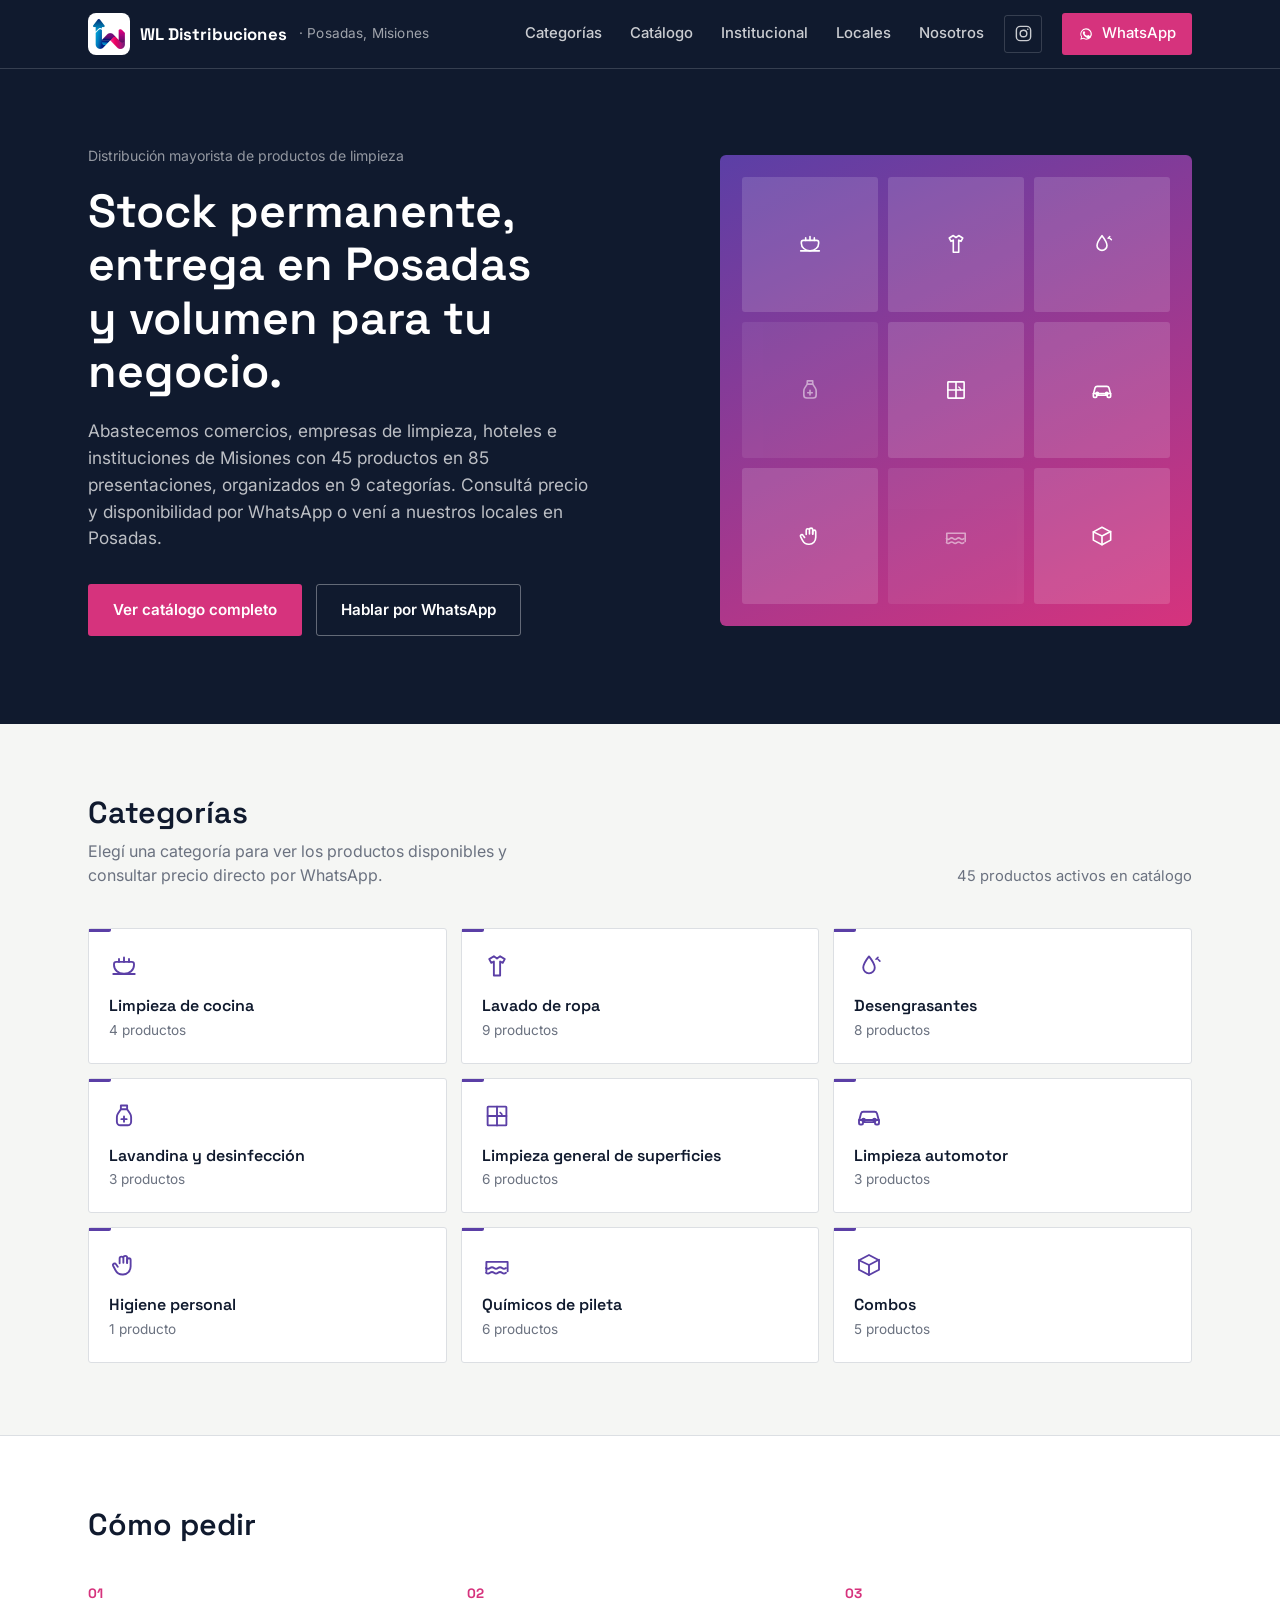
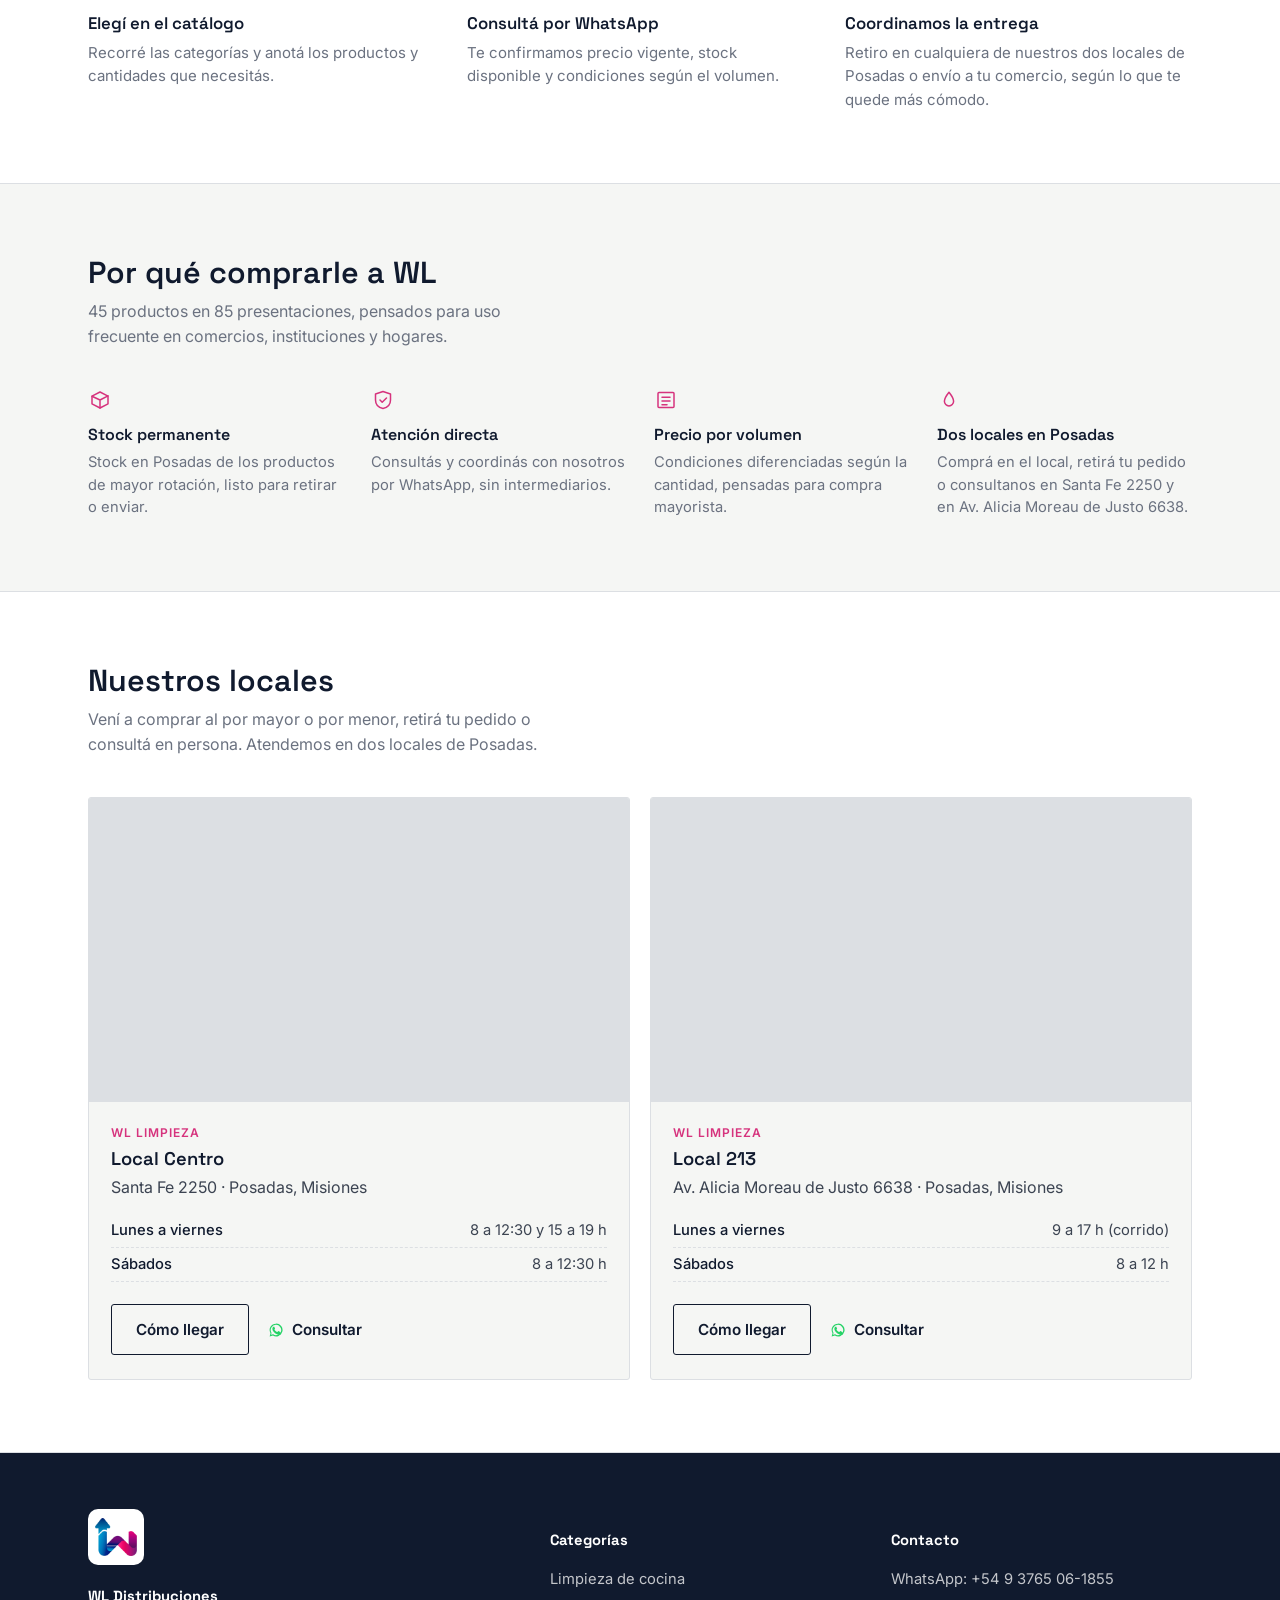
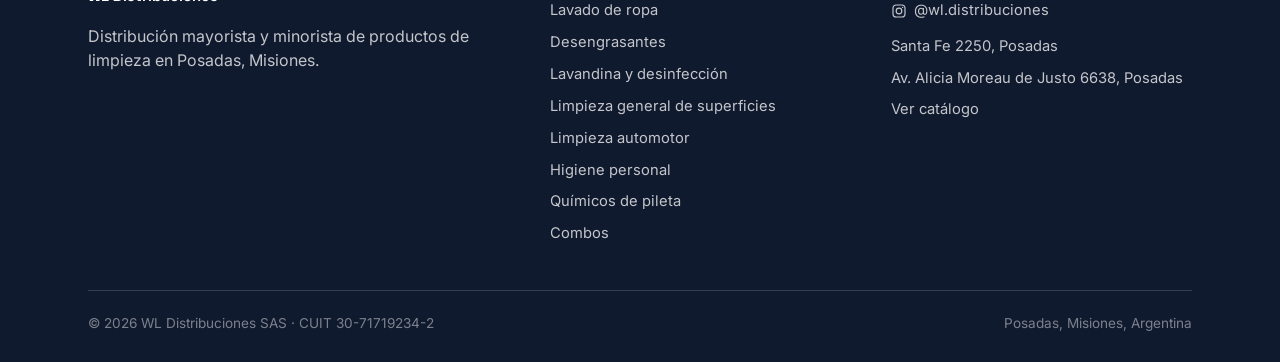
<file: index.html>
<!DOCTYPE html>
<html lang="es">
<head>
<!-- Google tag (gtag.js) -->
<script async src="https://www.googletagmanager.com/gtag/js?id=AW-993868494"></script>
<script>
  window.dataLayer = window.dataLayer || [];
  function gtag(){dataLayer.push(arguments);}
  gtag('js', new Date());
  gtag('config', 'AW-993868494');
  gtag('config', 'G-1GCR7L5BYD');
</script>

<meta charset="UTF-8">
<meta name="viewport" content="width=device-width, initial-scale=1">
<title>WL Distribuciones — Productos de limpieza al por mayor en Misiones</title>
<meta name="description" content="WL Distribuciones: distribución mayorista y minorista de productos de limpieza en Posadas, Misiones. Detergentes, desengrasantes, lavandina, químicos de pileta y más.">
<link rel="icon" type="image/png" sizes="32x32" href="img/favicon-32.png">
<link rel="icon" type="image/png" sizes="192x192" href="img/icon-192.png">
<link rel="apple-touch-icon" href="img/apple-touch-icon.png">
<link rel="stylesheet" href="styles.css?v=20261116">
<script type="application/ld+json">
{
  "@context": "https://schema.org",
  "@type": "Organization",
  "name": "WL Distribuciones",
  "legalName": "WL Distribuciones SAS",
  "url": "https://wldistribuciones.com/",
  "logo": "https://wldistribuciones.com/img/logo-wl.png",
  "telephone": "+5493765061855",
  "sameAs": ["https://www.instagram.com/wl.distribuciones/"],
  "department": [
    {
      "@type": "Store",
      "name": "WL Limpieza — Local Centro",
      "telephone": "+5493765061855",
      "address": { "@type": "PostalAddress", "streetAddress": "Santa Fe 2250", "addressLocality": "Posadas", "addressRegion": "Misiones", "addressCountry": "AR" },
      "openingHours": ["Mo-Fr 08:00-12:30", "Mo-Fr 15:00-19:00", "Sa 08:00-12:30"]
    },
    {
      "@type": "Store",
      "name": "WL Limpieza — Local 213",
      "telephone": "+5493765061855",
      "address": { "@type": "PostalAddress", "streetAddress": "Av. Alicia Moreau de Justo 6638", "addressLocality": "Posadas", "addressRegion": "Misiones", "addressCountry": "AR" },
      "openingHours": ["Mo-Fr 09:00-17:00", "Sa 08:00-12:00"]
    }
  ]
}
</script>
</head>
<body>

<header class="site-header">
  <div class="wrap">
    <a href="index.html" class="logo">
      <span class="logo-mark"><img src="img/logo-wl.png" alt="" width="32" height="29"></span>
      WL Distribuciones <span class="logo-sub">· Posadas, Misiones</span>
    </a>
    <nav class="main-nav">
      <div class="nav-links">
        <a href="index.html#categorias">Categorías</a>
        <a href="catalogo.html">Catálogo</a>
        <a href="institucional.html">Institucional</a>
        <a href="index.html#locales">Locales</a>
        <a href="index.html#nosotros">Nosotros</a>
      </div>
      <a href="https://www.instagram.com/wl.distribuciones/" class="nav-ig" target="_blank" rel="noopener" aria-label="Instagram de WL Distribuciones" title="Instagram @wl.distribuciones"><svg viewBox="0 0 24 24" fill="none" stroke="currentColor" stroke-width="1.8" stroke-linecap="round" stroke-linejoin="round" aria-hidden="true"><rect x="3" y="3" width="18" height="18" rx="5"/><circle cx="12" cy="12" r="4.2"/><circle cx="17.4" cy="6.6" r="1" fill="currentColor" stroke="none"/></svg></a>
      <a href="https://wa.me/5493765061855?text=Hola%2C%20quiero%20hacer%20una%20consulta" class="nav-cta" target="_blank" rel="noopener"></a>
    </nav>
  </div>
</header>

<section class="hero">
  <div class="wrap">
    <div>
      <div class="eyebrow">Distribución mayorista de productos de limpieza</div>
      <h1>Stock permanente, entrega en Posadas y volumen para tu negocio.</h1>
      <p class="lead">Abastecemos comercios, empresas de limpieza, hoteles e instituciones de Misiones con <span class="js-total-productos">45</span> productos en <span class="js-total-presentaciones">85</span> presentaciones, organizados en 9 categorías. Consultá precio y disponibilidad por WhatsApp o vení a nuestros locales en Posadas.</p>
      <div class="hero-actions">
        <a href="catalogo.html" class="btn btn-solid">Ver catálogo completo</a>
        <a href="https://wa.me/5493765061855?text=Hola%2C%20quiero%20hacer%20una%20consulta" class="btn btn-outline" target="_blank" rel="noopener">Hablar por WhatsApp</a>
      </div>
    </div>
    <div class="hero-mosaic" id="heroMosaic"></div>
    <div class="promo-slider" id="promoSlider" hidden></div>
  </div>
</section>

<section class="section" id="categorias">
  <div class="wrap">
    <div class="section-head">
      <div>
        <h2>Categorías</h2>
        <p class="desc">Elegí una categoría para ver los productos disponibles y consultar precio directo por WhatsApp.</p>
      </div>
      <p class="section-note"><span id="totalProductos">85</span> productos activos en catálogo</p>
    </div>
    <div class="cat-grid" id="categoryGrid"></div>
  </div>
</section>

<section class="section section-alt">
  <div class="wrap">
    <div class="section-head">
      <div><h2>Cómo pedir</h2></div>
    </div>
    <div class="steps">
      <div class="step">
        <div class="num">01</div>
        <h3>Elegí en el catálogo</h3>
        <p>Recorré las categorías y anotá los productos y cantidades que necesitás.</p>
      </div>
      <div class="step">
        <div class="num">02</div>
        <h3>Consultá por WhatsApp</h3>
        <p>Te confirmamos precio vigente, stock disponible y condiciones según el volumen.</p>
      </div>
      <div class="step">
        <div class="num">03</div>
        <h3>Coordinamos la entrega</h3>
        <p>Retiro en cualquiera de nuestros dos locales de Posadas o envío a tu comercio, según lo que te quede más cómodo.</p>
      </div>
    </div>
  </div>
</section>

<section class="section" id="nosotros">
  <div class="wrap">
    <div class="section-head">
      <div>
        <h2>Por qué comprarle a WL</h2>
        <p class="desc"><span class="js-total-productos">45</span> productos en <span class="js-total-presentaciones">85</span> presentaciones, pensados para uso frecuente en comercios, instituciones y hogares.</p>
      </div>
    </div>
    <div class="values">
      <div class="value">
        <div class="icon">
          <svg viewBox="0 0 24 24" fill="none" stroke="currentColor" stroke-width="1.5" stroke-linecap="round" stroke-linejoin="round"><path d="M4 8.2 12 4l8 4.2v7.6L12 20l-8-4.2V8.2Z"/><path d="M4 8.2 12 12l8-4.2M12 12v8"/></svg>
        </div>
        <h3>Stock permanente</h3>
        <p>Stock en Posadas de los productos de mayor rotación, listo para retirar o enviar.</p>
      </div>
      <div class="value">
        <div class="icon">
          <svg viewBox="0 0 24 24" fill="none" stroke="currentColor" stroke-width="1.5" stroke-linecap="round" stroke-linejoin="round"><path d="M12 3.5 4.5 6v6c0 4.6 3.2 7.6 7.5 8.5 4.3-.9 7.5-3.9 7.5-8.5V6L12 3.5Z"/><path d="m9 12 2.2 2.2L15.5 10"/></svg>
        </div>
        <h3>Atención directa</h3>
        <p>Consultás y coordinás con nosotros por WhatsApp, sin intermediarios.</p>
      </div>
      <div class="value">
        <div class="icon">
          <svg viewBox="0 0 24 24" fill="none" stroke="currentColor" stroke-width="1.5" stroke-linecap="round" stroke-linejoin="round"><rect x="4" y="4.5" width="16" height="15" rx="1"/><path d="M8 9.2h8M8 13h8M8 16.8h5"/></svg>
        </div>
        <h3>Precio por volumen</h3>
        <p>Condiciones diferenciadas según la cantidad, pensadas para compra mayorista.</p>
      </div>
      <div class="value">
        <div class="icon">
          <svg viewBox="0 0 24 24" fill="none" stroke="currentColor" stroke-width="1.5" stroke-linecap="round" stroke-linejoin="round"><path d="M12 4.3c2.4 3 4.6 5.9 4.6 9a4.6 4.6 0 1 1-9.2 0c0-3.1 2.2-6 4.6-9Z"/></svg>
        </div>
        <h3>Dos locales en Posadas</h3>
        <p>Comprá en el local, retirá tu pedido o consultanos en Santa Fe 2250 y en Av. Alicia Moreau de Justo 6638.</p>
      </div>
    </div>
  </div>
</section>

<section class="section section-alt" id="locales">
  <div class="wrap">
    <div class="section-head">
      <div>
        <h2>Nuestros locales</h2>
        <p class="desc">Vení a comprar al por mayor o por menor, retirá tu pedido o consultá en persona. Atendemos en dos locales de Posadas.</p>
      </div>
    </div>
    <div class="locales-grid" id="localesGrid"></div>
  </div>
</section>

<footer class="site-footer">
  <div class="wrap">
    <div class="footer-grid">
      <div>
        <div class="footer-logo"><img src="img/logo-wl.png" alt="Logo WL Distribuciones" width="42" height="38"></div>
        <h4>WL Distribuciones</h4>
        <p>Distribución mayorista y minorista de productos de limpieza en Posadas, Misiones.</p>
      </div>
      <div>
        <h4>Categorías</h4>
        <ul id="footerCats"></ul>
      </div>
      <div>
        <h4>Contacto</h4>
        <ul>
          <li><a href="https://wa.me/5493765061855" target="_blank" rel="noopener">WhatsApp: +54 9 3765 06-1855</a></li>
          <li><a href="https://www.instagram.com/wl.distribuciones/" class="footer-ig" target="_blank" rel="noopener"><svg viewBox="0 0 24 24" fill="none" stroke="currentColor" stroke-width="1.8" stroke-linecap="round" stroke-linejoin="round" aria-hidden="true"><rect x="3" y="3" width="18" height="18" rx="5"/><circle cx="12" cy="12" r="4.2"/><circle cx="17.4" cy="6.6" r="1" fill="currentColor" stroke="none"/></svg>@wl.distribuciones</a></li>
          <li><a href="index.html#locales">Santa Fe 2250, Posadas</a></li>
          <li><a href="index.html#locales">Av. Alicia Moreau de Justo 6638, Posadas</a></li>
          <li><a href="catalogo.html">Ver catálogo</a></li>
        </ul>
      </div>
    </div>
    <div class="footer-bottom">
      <span>© <span id="year"></span> WL Distribuciones SAS · CUIT 30-71719234-2</span>
      <span>Posadas, Misiones, Argentina</span>
    </div>
  </div>
</footer>

<script src="icons.js"></script>
<script src="products-data.js"></script>
<script>
  document.getElementById('year').textContent = new Date().getFullYear();

  // Header WhatsApp icon
  document.querySelector('.nav-cta').innerHTML = WL_WHATSAPP_ICON + 'WhatsApp';

  // Conteo de productos por categoría

  // ── Agrupar presentaciones del mismo producto en una sola tarjeta ──
  const SIZE_RE = /\b(?:x\s*)?\d+(?:[.,]\d+)?\s*(?:cc|cm3|ml|mL|lts?|l|litros?|kgs?|kg|grs?|g|u|un|unid(?:ades)?)\b\.?/gi;
  function sizeKey(s) {
    const m = String(s || '').toLowerCase().replace(',', '.').match(/(\d+(?:\.\d+)?)\s*([a-z0-9]*)/);
    if (!m) return Infinity;
    const n = parseFloat(m[1]), u = m[2];
    if (/^(l|lt|lts|litro|litros|kg|kgs)$/.test(u)) return n * 1000;
    return n;
  }
  function baseName(name) {
    return String(name).replace(SIZE_RE, ' ').replace(/\s*[-–x·,]\s*$/i, '').replace(/\s{2,}/g, ' ').trim();
  }
  function groupProducts(list) {
    const map = new Map();
    list.forEach(p => {
      const base = baseName(p.name);
      const key = p.category + '|' + base.toLowerCase();
      const fromName = (String(p.name).match(SIZE_RE) || []).map(s => s.replace(/^x\s*/i, '').trim());
      const sizes = p.size ? [p.size] : fromName;
      if (!map.has(key)) map.set(key, { name: base, category: p.category, desc: p.desc || '', sizes: [] });
      const g = map.get(key);
      if (!g.desc && p.desc) g.desc = p.desc;
      sizes.forEach(s => { if (!g.sizes.some(x => x.toLowerCase() === s.toLowerCase())) g.sizes.push(s); });
    });
    map.forEach(g => g.sizes.sort((a, b) => sizeKey(a) - sizeKey(b)));
    return Array.from(map.values());
  }
  function listaPresentaciones(sizes) {
    if (sizes.length <= 1) return sizes.join('');
    return sizes.slice(0, -1).join(', ') + ' y ' + sizes[sizes.length - 1];
  }

  const grouped = groupProducts(WL_DATA.products);
  document.getElementById('totalProductos').textContent = grouped.length;
  document.querySelectorAll('.js-total-productos').forEach(el => { el.textContent = grouped.length; });
  document.querySelectorAll('.js-total-presentaciones').forEach(el => { el.textContent = WL_DATA.products.length; });

  // Locales: datos en WL_LOCALES (más abajo). Para cargar horarios, completá "horarios".
  const WL_LOCALES = [
    { nombre: 'Local Centro', direccion: 'Santa Fe 2250', ciudad: 'Posadas, Misiones',
      horarios: [['Lunes a viernes', '8 a 12:30 y 15 a 19 h'], ['Sábados', '8 a 12:30 h']] },
    { nombre: 'Local 213', direccion: 'Av. Alicia Moreau de Justo 6638', ciudad: 'Posadas, Misiones',
      horarios: [['Lunes a viernes', '9 a 17 h (corrido)'], ['Sábados', '8 a 12 h']] },
  ];
  const localesGrid = document.getElementById('localesGrid');
  WL_LOCALES.forEach(l => {
    const q = encodeURIComponent(l.direccion + ', ' + l.ciudad + ', Argentina');
    const wa = 'https://wa.me/5493765061855?text=' + encodeURIComponent('Hola, quiero hacer una consulta sobre el ' + l.nombre + ' (' + l.direccion + ').');
    const card = document.createElement('article');
    card.className = 'local-card';
    card.innerHTML = `
      <div class="local-map"><iframe title="Mapa ${l.nombre}" src="https://www.google.com/maps?q=${q}&output=embed" loading="lazy" referrerpolicy="no-referrer-when-downgrade"></iframe></div>
      <div class="local-body">
        <div class="local-tag">WL Limpieza</div>
        <h3>${l.nombre}</h3>
        <p class="local-dir">${l.direccion} · ${l.ciudad}</p>
        ${l.horarios.length ? `<ul class="local-horarios">${l.horarios.map(h => `<li><span>${h[0]}</span><span>${h[1]}</span></li>`).join('')}</ul>` : ''}
        <div class="local-actions">
          <a class="btn btn-ink" href="https://www.google.com/maps/dir/?api=1&destination=${q}" target="_blank" rel="noopener">Cómo llegar</a>
          <a class="local-wa" href="${wa}" target="_blank" rel="noopener" data-promo="${l.nombre}">${WL_WHATSAPP_ICON} Consultar</a>
        </div>
      </div>`;
    localesGrid.appendChild(card);
  });
  const counts = {};
  grouped.forEach(p => { counts[p.category] = (counts[p.category] || 0) + 1; });

  // Mosaico del hero: un tile por categoría (icono grande, sin texto)
  const mosaic = document.getElementById('heroMosaic');
  WL_DATA.categoryOrder.forEach((slug, i) => {
    const tile = document.createElement('div');
    tile.className = 'tile' + (i % 4 === 3 ? ' dim' : '');
    tile.innerHTML = WL_ICONS[slug] || '';
    mosaic.appendChild(tile);
  });

  // Promociones de la semana (promos.json, se cargan desde /admin/promos.html):
  // reemplazan al mosaico mientras haya alguna vigente
  fetch('promos.json?t=' + Date.now(), { cache: 'no-store' })
    .then(r => r.ok ? r.json() : [])
    .catch(() => [])
    .then(lista => mostrarPromos(Array.isArray(lista) ? lista : []));

  function mostrarPromos(WL_PROMOS) {
    const hoy = new Date(); hoy.setHours(0, 0, 0, 0);
    const vigentes = WL_PROMOS.filter(p => {
      if (!p || !p.imagen) return false;
      if (!p.hasta) return true;
      const [a, m, d] = String(p.hasta).split('-').map(Number);
      return new Date(a, m - 1, d) >= hoy;
    });
    if (!vigentes.length) return;

    const esc = t => String(t || '').replace(/[&<>"]/g, c => ({ '&': '&amp;', '<': '&lt;', '>': '&gt;', '"': '&quot;' }[c]));
    const waPromo = p => 'https://wa.me/5493765061855?text=' + encodeURIComponent(
      'Hola, vi en la web la promo' + (p.titulo ? ': ' + p.titulo : ' de la semana') + '. ¿Me pasan más info?');

    const slider = document.getElementById('promoSlider');
    const multi = vigentes.length > 1;
    slider.innerHTML = `
      <div class="promo-head"><h2>Promos de la semana</h2>${multi ? `<span>${vigentes.length} promociones</span>` : ''}</div>
      <div class="promo-viewport">
        <div class="promo-track">
          ${vigentes.map((p, i) => `
            <a class="promo-slide" href="${waPromo(p)}" target="_blank" rel="noopener" data-promo="${esc(p.titulo)}">
              <img src="${esc(p.imagen)}" alt="${esc(p.titulo || 'Promoción de la semana')}" ${i ? 'loading="lazy"' : ''}>
            </a>`).join('')}
        </div>
        ${multi ? '<button type="button" class="promo-arrow prev" aria-label="Promo anterior">‹</button><button type="button" class="promo-arrow next" aria-label="Promo siguiente">›</button>' : ''}
      </div>
      <div class="promo-foot">
        <div class="promo-dots">${multi ? vigentes.map((_, i) => `<button type="button" aria-label="Ver promo ${i + 1}"></button>`).join('') : ''}</div>
        <a class="promo-cta" href="${waPromo(vigentes[0])}" target="_blank" rel="noopener">${WL_WHATSAPP_ICON} Consultar esta promo</a>
      </div>`;
    mosaic.hidden = true;
    mosaic.style.display = 'none';
    slider.hidden = false;

    const track = slider.querySelector('.promo-track');
    const dots = [...slider.querySelectorAll('.promo-dots button')];
    const cta = slider.querySelector('.promo-cta');
    let actual = 0, timer = null;

    function ir(i) {
      actual = (i + vigentes.length) % vigentes.length;
      track.style.transform = `translateX(-${actual * 100}%)`;
      dots.forEach((d, j) => d.classList.toggle('active', j === actual));
      cta.href = waPromo(vigentes[actual]);
      cta.dataset.promo = vigentes[actual].titulo || '';
    }
    function auto() {
      clearInterval(timer);
      if (multi && !matchMedia('(prefers-reduced-motion: reduce)').matches) timer = setInterval(() => ir(actual + 1), 5000);
    }
    ir(0);
    if (!multi) return;
    slider.querySelector('.prev').addEventListener('click', () => { ir(actual - 1); auto(); });
    slider.querySelector('.next').addEventListener('click', () => { ir(actual + 1); auto(); });
    dots.forEach((d, j) => d.addEventListener('click', () => { ir(j); auto(); }));
    slider.addEventListener('mouseenter', () => clearInterval(timer));
    slider.addEventListener('mouseleave', auto);
    let x0 = null;
    track.addEventListener('touchstart', e => { x0 = e.touches[0].clientX; }, { passive: true });
    track.addEventListener('touchend', e => {
      if (x0 === null) return;
      const dx = e.changedTouches[0].clientX - x0; x0 = null;
      if (Math.abs(dx) > 40) { ir(actual + (dx < 0 ? 1 : -1)); auto(); }
    });
    auto();
  }

  // Grilla de categorías
  const grid = document.getElementById('categoryGrid');
  const footerCats = document.getElementById('footerCats');
  WL_DATA.categoryOrder.forEach(slug => {
    const label = WL_DATA.categoryLabels[slug];
    const n = counts[slug] || 0;
    const tile = document.createElement('a');
    tile.className = 'cat-tile';
    tile.href = 'catalogo.html#' + slug;
    tile.innerHTML = `
      <div class="icon">${WL_ICONS[slug] || ''}</div>
      <h3>${label}</h3>
      <div class="count">${n} producto${n === 1 ? '' : 's'}</div>
    `;
    grid.appendChild(tile);

    const li = document.createElement('li');
    li.innerHTML = `<a href="catalogo.html#${slug}">${label}</a>`;
    footerCats.appendChild(li);
  });
</script>
<!-- Conversión Google Ads + evento Analytics: clic en WhatsApp -->
<script>
  var WL_WA_CONVERSION = 'AW-993868494/o7L7CO6g8YodEM719NkD';
  document.addEventListener('click', function (e) {
    var link = e.target.closest && e.target.closest('a[href*="wa.me"]');
    if (!link) return;
    gtag('event', 'conversion', { send_to: WL_WA_CONVERSION, value: 1.0, currency: 'ARS' });
    var card = link.closest('.product-card');
    var ubicacion = link.classList.contains('nav-cta') ? 'encabezado'
      : card ? 'producto'
      : link.closest('.promo-slider') ? 'promo'
      : link.closest('#locales') ? 'locales'
      : link.closest('.site-footer') ? 'pie'
      : link.closest('.hero') ? 'portada'
      : 'otro';
    gtag('event', 'clic_whatsapp', {
      send_to: 'G-1GCR7L5BYD',
      pagina: location.pathname,
      ubicacion: ubicacion,
      producto: card ? card.querySelector('h3').textContent.trim() : (link.dataset.promo || ''),
      presentacion: card ? (card.dataset.selected || 'todas') : ''
    });
  });
</script>
</body>
</html>
</file>
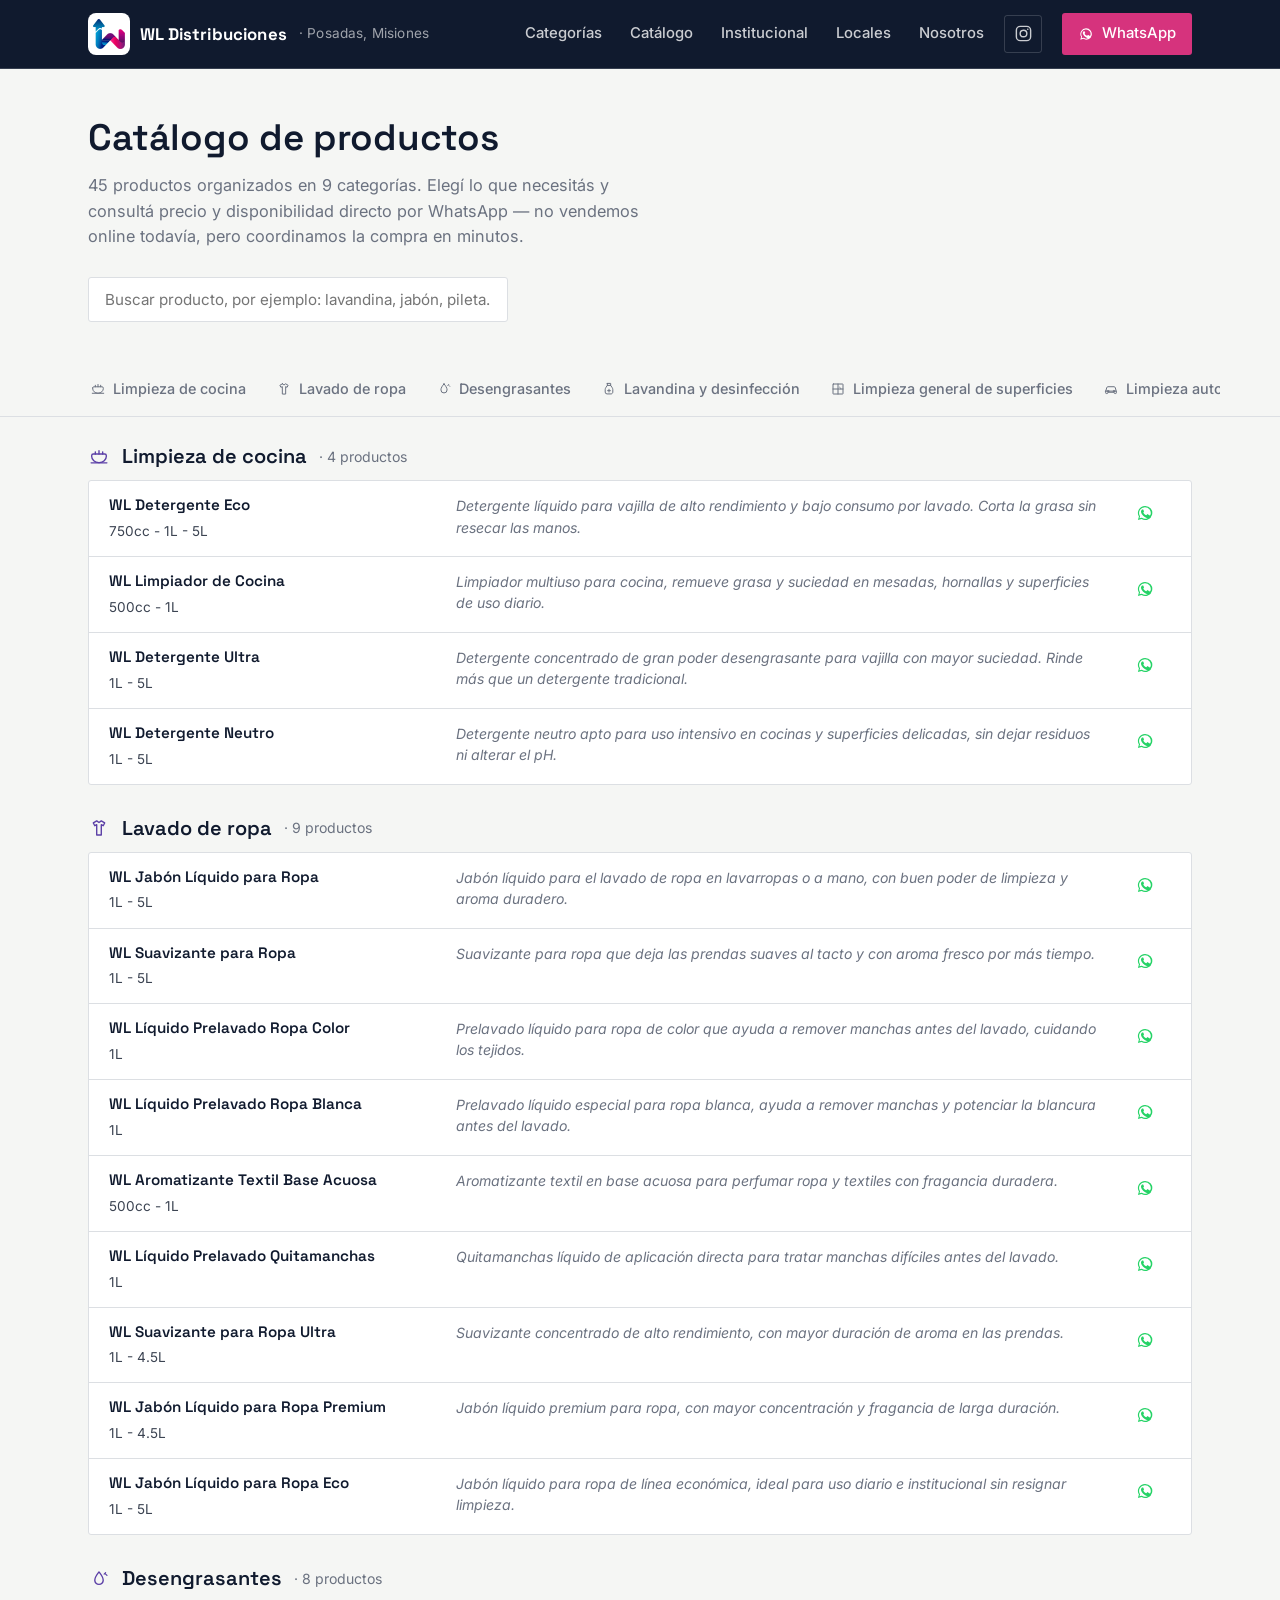
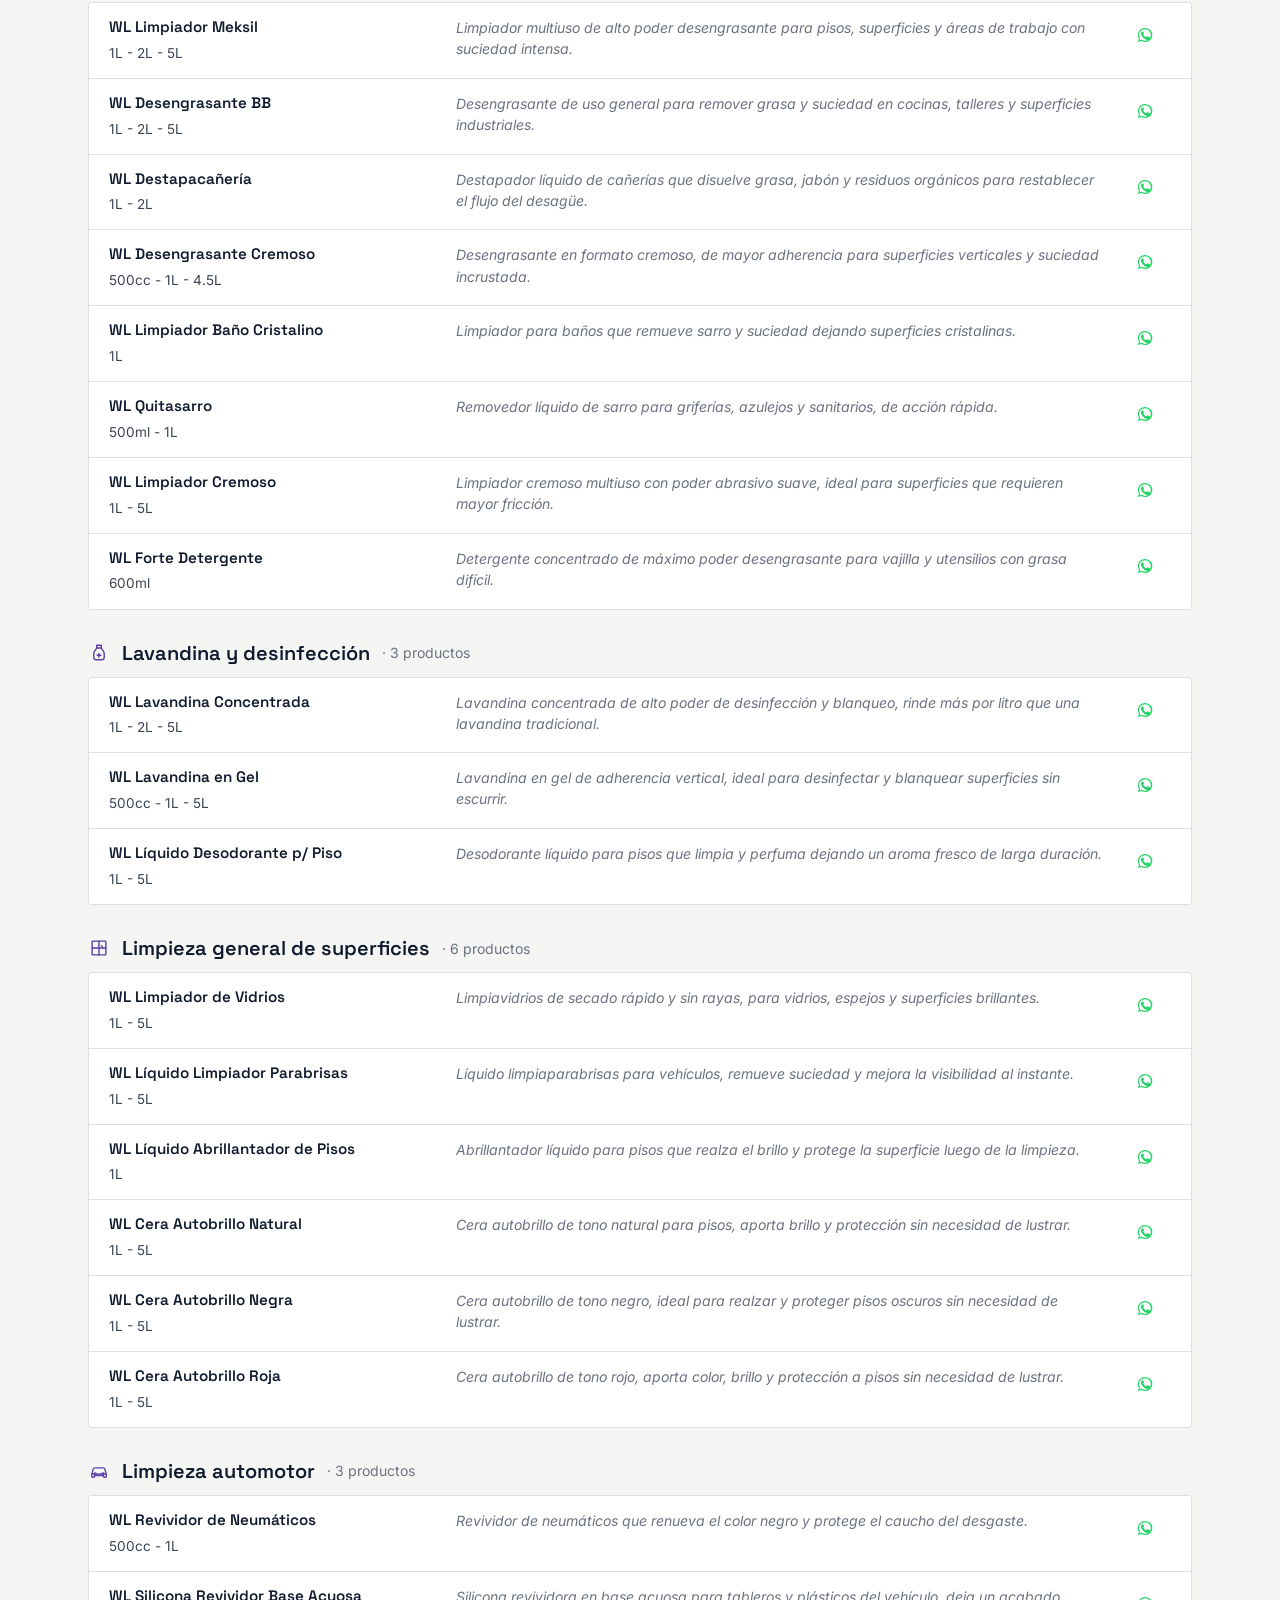
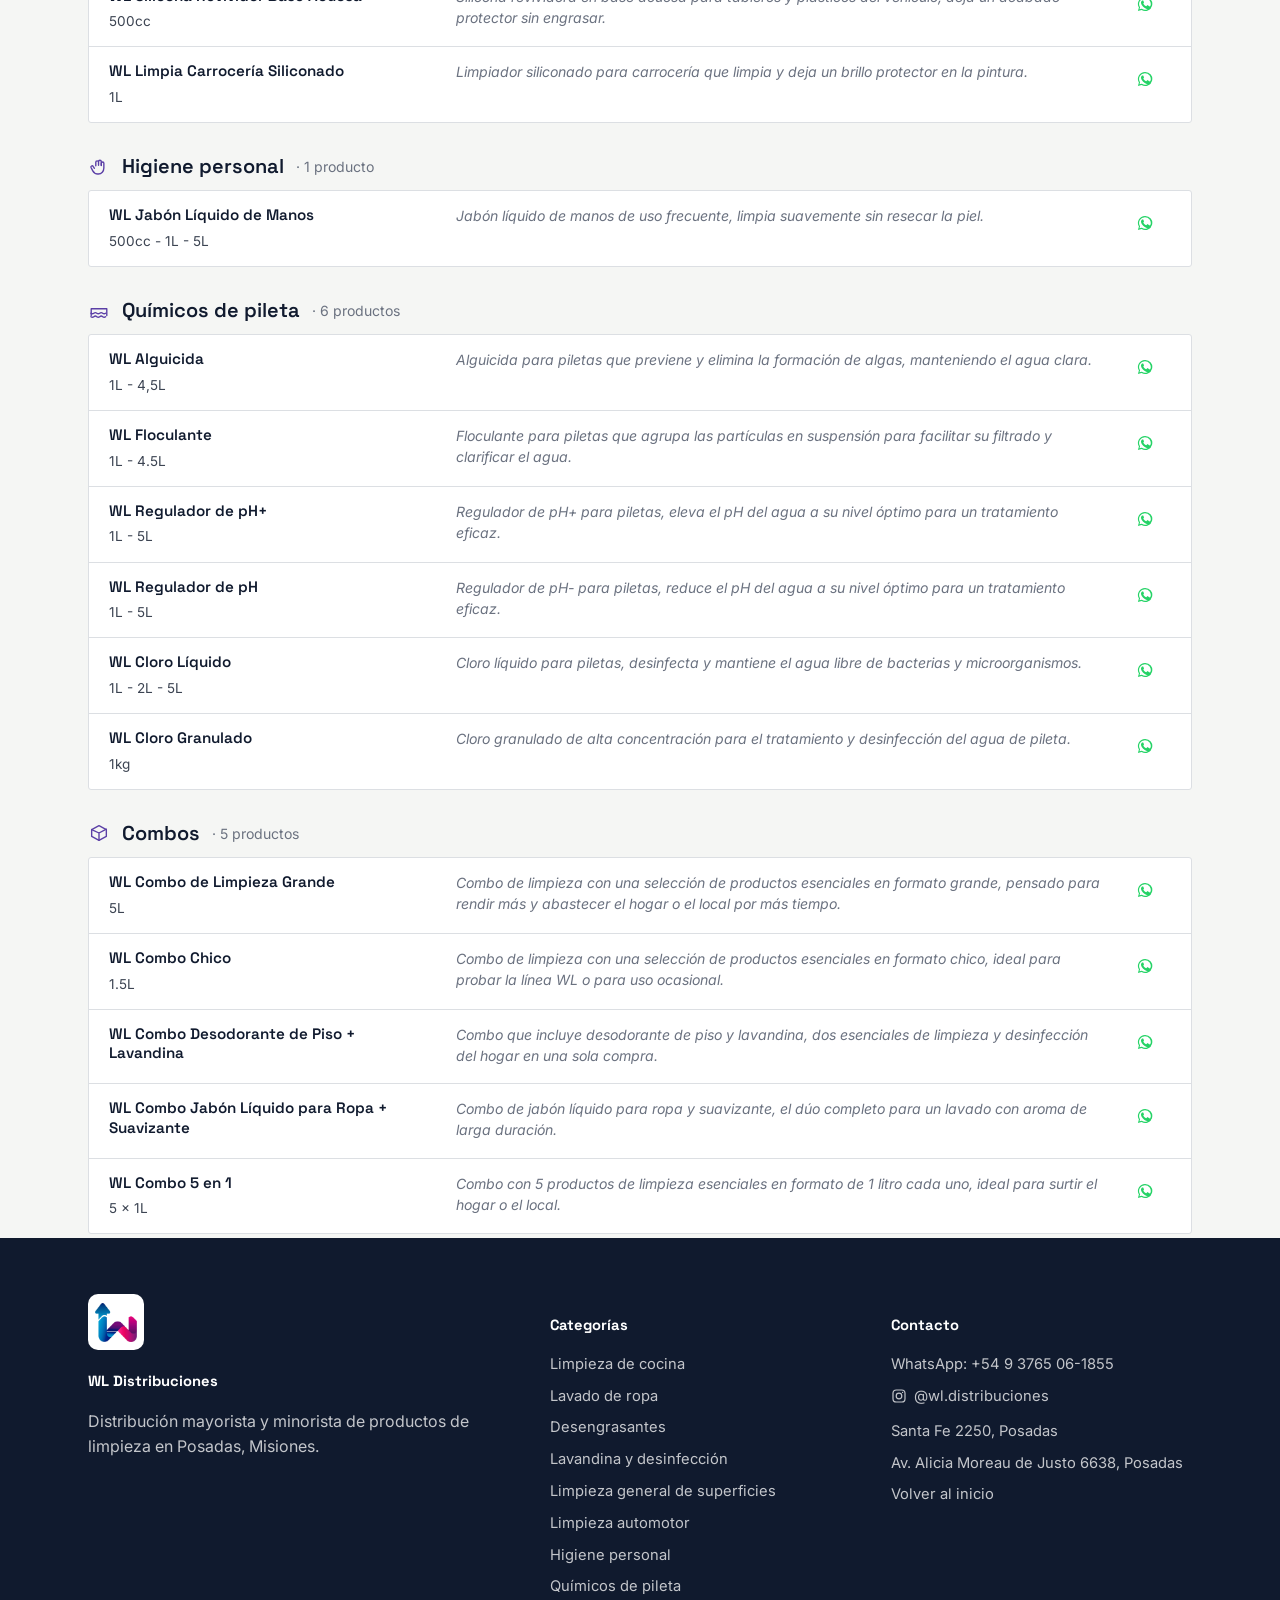
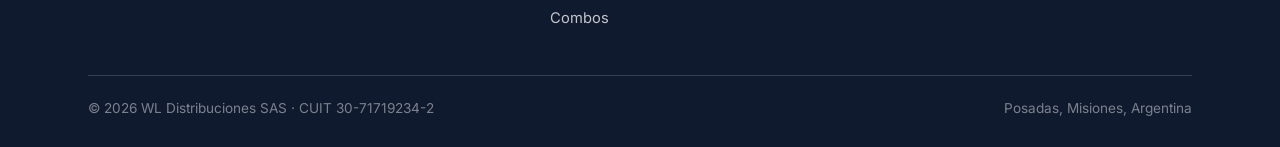
<file: catalogo.html>
<!DOCTYPE html>
<html lang="es">
<head>
<!-- Google tag (gtag.js) -->
<script async src="https://www.googletagmanager.com/gtag/js?id=AW-993868494"></script>
<script>
  window.dataLayer = window.dataLayer || [];
  function gtag(){dataLayer.push(arguments);}
  gtag('js', new Date());
  gtag('config', 'AW-993868494');
  gtag('config', 'G-1GCR7L5BYD');
</script>

<meta charset="UTF-8">
<meta name="viewport" content="width=device-width, initial-scale=1">
<title>Catálogo de productos — WL Distribuciones</title>
<meta name="description" content="Catálogo completo de WL Distribuciones: detergentes, desengrasantes, lavandina, químicos de pileta, limpieza automotor y más. Consultá precio por WhatsApp.">
<link rel="icon" type="image/png" sizes="32x32" href="img/favicon-32.png">
<link rel="icon" type="image/png" sizes="192x192" href="img/icon-192.png">
<link rel="apple-touch-icon" href="img/apple-touch-icon.png">
<link rel="stylesheet" href="styles.css?v=20261116">
<style>
  /* Catálogo en formato lista compacta */
  .product-grid { display:block; background:var(--paper-raised); border:1px solid var(--line); border-radius:var(--radius-s); }
  .product-row { display:grid; grid-template-columns: minmax(180px, 1fr) 2fr 44px; gap:24px; align-items:start;
    padding:14px 20px; border-top:1px solid var(--line); }
  .product-grid .product-row { border:0; border-top:1px solid var(--line); border-radius:0; background:transparent; flex-direction:initial; }
  .product-grid .product-row::before { display:none; }
  .product-grid .product-row:first-child { border-top:0; }
  .product-row .p-wa { padding:0; border-top:0; margin:0; }
  .product-grid .product-row:hover { background:var(--paper); }
  .product-row h3 { font-size:.95rem; line-height:1.3; margin:0 0 6px; color:var(--ink); }
  .product-row .p-sizes { font-size:.85rem; color:var(--graphite); margin:0; }
  .product-row .p-desc { font-size:.88rem; font-style:italic; color:var(--graphite-soft); margin:0; line-height:1.5; }
  .product-row .p-wa { display:flex; justify-content:center; align-items:center; width:36px; height:36px; border-radius:50%; }
  .product-row .p-wa:hover { background:rgba(37,211,102,.12); }
  .product-row .p-wa svg { width:20px; height:20px; color:var(--whatsapp); }
  .cat-section.wrap { padding:28px 28px 4px; }
  .no-results.wrap { padding-left:28px; padding-right:28px; }
  .cat-section-head { margin-bottom:12px; }
  @media (max-width: 640px) {
    .product-row { grid-template-columns: 1fr 40px; gap:4px 12px; padding:12px 14px; }
    .product-row .p-name { grid-column:1; }
    .product-row .p-desc { grid-column:1; grid-row:2; font-size:.84rem; }
    .product-row .p-wa { grid-column:2; grid-row:1 / span 2; align-self:center; }
  }
</style>
</head>
<body>

<header class="site-header">
  <div class="wrap">
    <a href="index.html" class="logo">
      <span class="logo-mark"><img src="img/logo-wl.png" alt="" width="32" height="29"></span>
      WL Distribuciones <span class="logo-sub">· Posadas, Misiones</span>
    </a>
    <nav class="main-nav">
      <div class="nav-links">
        <a href="index.html#categorias">Categorías</a>
        <a href="catalogo.html">Catálogo</a>
        <a href="institucional.html">Institucional</a>
        <a href="index.html#locales">Locales</a>
        <a href="index.html#nosotros">Nosotros</a>
      </div>
      <a href="https://www.instagram.com/wl.distribuciones/" class="nav-ig" target="_blank" rel="noopener" aria-label="Instagram de WL Distribuciones" title="Instagram @wl.distribuciones"><svg viewBox="0 0 24 24" fill="none" stroke="currentColor" stroke-width="1.8" stroke-linecap="round" stroke-linejoin="round" aria-hidden="true"><rect x="3" y="3" width="18" height="18" rx="5"/><circle cx="12" cy="12" r="4.2"/><circle cx="17.4" cy="6.6" r="1" fill="currentColor" stroke="none"/></svg></a>
      <a href="https://wa.me/5493765061855?text=Hola%2C%20quiero%20hacer%20una%20consulta" class="nav-cta" target="_blank" rel="noopener"></a>
    </nav>
  </div>
</header>

<section class="catalog-intro">
  <div class="wrap">
    <h1>Catálogo de productos</h1>
    <p class="lead"><span id="totalProductos">85</span> productos organizados en 9 categorías. Elegí lo que necesitás y consultá precio y disponibilidad directo por WhatsApp — no vendemos online todavía, pero coordinamos la compra en minutos.</p>
    <div class="search-row">
      <input type="text" class="search-input" id="searchInput" placeholder="Buscar producto, por ejemplo: lavandina, jabón, pileta…" autocomplete="off">
      <span class="search-count" id="searchCount"></span>
    </div>
  </div>
</section>

<nav class="cat-tabs" id="catTabs">
  <div class="wrap"></div>
</nav>

<main id="catalogRoot"></main>

<p class="no-results wrap" id="noResults">No encontramos productos que coincidan con tu búsqueda. Probá con otra palabra o <a href="https://wa.me/5493765061855?text=Hola%2C%20estoy%20buscando%20un%20producto%20que%20no%20encuentro%20en%20el%20cat%C3%A1logo" target="_blank" rel="noopener" style="color:var(--magenta); font-weight:600;">consultanos por WhatsApp</a>.</p>

<footer class="site-footer">
  <div class="wrap">
    <div class="footer-grid">
      <div>
        <div class="footer-logo"><img src="img/logo-wl.png" alt="Logo WL Distribuciones" width="42" height="38"></div>
        <h4>WL Distribuciones</h4>
        <p>Distribución mayorista y minorista de productos de limpieza en Posadas, Misiones.</p>
      </div>
      <div>
        <h4>Categorías</h4>
        <ul id="footerCats"></ul>
      </div>
      <div>
        <h4>Contacto</h4>
        <ul>
          <li><a href="https://wa.me/5493765061855" target="_blank" rel="noopener">WhatsApp: +54 9 3765 06-1855</a></li>
          <li><a href="https://www.instagram.com/wl.distribuciones/" class="footer-ig" target="_blank" rel="noopener"><svg viewBox="0 0 24 24" fill="none" stroke="currentColor" stroke-width="1.8" stroke-linecap="round" stroke-linejoin="round" aria-hidden="true"><rect x="3" y="3" width="18" height="18" rx="5"/><circle cx="12" cy="12" r="4.2"/><circle cx="17.4" cy="6.6" r="1" fill="currentColor" stroke="none"/></svg>@wl.distribuciones</a></li>
          <li><a href="index.html#locales">Santa Fe 2250, Posadas</a></li>
          <li><a href="index.html#locales">Av. Alicia Moreau de Justo 6638, Posadas</a></li>
          <li><a href="index.html">Volver al inicio</a></li>
        </ul>
      </div>
    </div>
    <div class="footer-bottom">
      <span>© <span id="year"></span> WL Distribuciones SAS · CUIT 30-71719234-2</span>
      <span>Posadas, Misiones, Argentina</span>
    </div>
  </div>
</footer>

<script src="icons.js"></script>
<script src="products-data.js"></script>
<script>
  document.getElementById('year').textContent = new Date().getFullYear();
  document.querySelector('.nav-cta').innerHTML = WL_WHATSAPP_ICON + 'WhatsApp';

  const { categoryOrder, categoryLabels, products } = WL_DATA;

  // Agrupar productos por categoría, en el orden definido

  // ── Agrupar presentaciones del mismo producto en una sola tarjeta ──
  const SIZE_RE = /\b(?:x\s*)?\d+(?:[.,]\d+)?\s*(?:cc|cm3|ml|mL|lts?|l|litros?|kgs?|kg|grs?|g|u|un|unid(?:ades)?)\b\.?/gi;
  function sizeKey(s) {
    const m = String(s || '').toLowerCase().replace(',', '.').match(/(\d+(?:\.\d+)?)\s*([a-z0-9]*)/);
    if (!m) return Infinity;
    const n = parseFloat(m[1]), u = m[2];
    if (/^(l|lt|lts|litro|litros|kg|kgs)$/.test(u)) return n * 1000;
    return n;
  }
  function baseName(name) {
    return String(name).replace(SIZE_RE, ' ').replace(/\s*[-–x·,]\s*$/i, '').replace(/\s{2,}/g, ' ').trim();
  }
  function groupProducts(list) {
    const map = new Map();
    list.forEach(p => {
      const base = baseName(p.name);
      const key = p.category + '|' + base.toLowerCase();
      const fromName = (String(p.name).match(SIZE_RE) || []).map(s => s.replace(/^x\s*/i, '').trim());
      const sizes = p.size ? [p.size] : fromName;
      if (!map.has(key)) map.set(key, { name: base, category: p.category, desc: p.desc || '', sizes: [] });
      const g = map.get(key);
      if (!g.desc && p.desc) g.desc = p.desc;
      sizes.forEach(s => { if (!g.sizes.some(x => x.toLowerCase() === s.toLowerCase())) g.sizes.push(s); });
    });
    map.forEach(g => g.sizes.sort((a, b) => sizeKey(a) - sizeKey(b)));
    return Array.from(map.values());
  }
  function listaPresentaciones(sizes) {
    if (sizes.length <= 1) return sizes.join('');
    return sizes.slice(0, -1).join(', ') + ' y ' + sizes[sizes.length - 1];
  }

  const grouped = groupProducts(products);
  document.getElementById('totalProductos').textContent = grouped.length;
  const byCategory = {};
  categoryOrder.forEach(slug => byCategory[slug] = []);
  grouped.forEach(p => { (byCategory[p.category] = byCategory[p.category] || []).push(p); });

  function waLink(name, sizes) {
    const pres = sizes.length ? ` (${listaPresentaciones(sizes)})` : '';
    const texto = `Hola, quiero consultar precio y disponibilidad de: ${name}${pres}`;
    return `https://wa.me/5493765061855?text=${encodeURIComponent(texto)}`;
  }

  function fmtSize(sz) {
    return String(sz).replace(/(\d)\s*(cc|ml|gr?|kg)\b/gi, (m, n, u) => n + u.toLowerCase());
  }

  function productCard(p) {
    const sizes = p.sizes.map(fmtSize);
    return `
      <div class="product-card product-row" data-name="${(p.name + ' ' + p.sizes.join(' ')).toLowerCase()}" data-cat="${p.category}">
        <div class="p-name">
          <h3>${p.name}</h3>
          ${sizes.length ? `<p class="p-sizes">${sizes.join(' - ')}</p>` : ''}
        </div>
        <p class="p-desc">${p.desc || ''}</p>
        <a class="p-cta p-wa" href="${waLink(p.name, sizes)}" target="_blank" rel="noopener"
           aria-label="Consultar ${p.name.replace(/"/g, '&quot;')} por WhatsApp" title="Consultar por WhatsApp">${WL_WHATSAPP_ICON}</a>
      </div>`;
  }

  // Tabs de categoría
  const tabsWrap = document.querySelector('#catTabs .wrap');
  categoryOrder.forEach(slug => {
    const a = document.createElement('a');
    a.href = '#' + slug;
    a.className = 'cat-tab';
    a.dataset.slug = slug;
    a.innerHTML = `${WL_ICONS[slug] || ''} ${categoryLabels[slug]}`;
    tabsWrap.appendChild(a);
  });

  // Secciones de catálogo
  const root = document.getElementById('catalogRoot');
  categoryOrder.forEach(slug => {
    const items = byCategory[slug] || [];
    if (!items.length) return;
    const section = document.createElement('section');
    section.className = 'cat-section wrap';
    section.id = slug;
    section.innerHTML = `
      <div class="cat-section-head">
        <span class="icon">${WL_ICONS[slug] || ''}</span>
        <h2>${categoryLabels[slug]}</h2>
        <span class="count">· ${items.length} producto${items.length === 1 ? '' : 's'}</span>
      </div>
      <div class="product-grid">${items.map(productCard).join('')}</div>
    `;
    root.appendChild(section);
  });

  // Footer: categorías
  const footerCats = document.getElementById('footerCats');
  categoryOrder.forEach(slug => {
    const li = document.createElement('li');
    li.innerHTML = `<a href="#${slug}">${categoryLabels[slug]}</a>`;
    footerCats.appendChild(li);
  });

  // Tab activo según scroll
  const tabs = Array.from(document.querySelectorAll('.cat-tab'));
  const sections = categoryOrder.map(slug => document.getElementById(slug)).filter(Boolean);

  function setActiveTab(slug) {
    tabs.forEach(t => t.classList.toggle('active', t.dataset.slug === slug));
  }

  const observer = new IntersectionObserver((entries) => {
    entries.forEach(entry => {
      if (entry.isIntersecting) setActiveTab(entry.target.id);
    });
  }, { rootMargin: '-140px 0px -70% 0px' });

  sections.forEach(s => observer.observe(s));
  if (sections[0]) setActiveTab(sections[0].id);

  // Búsqueda
  const searchInput = document.getElementById('searchInput');
  const searchCount = document.getElementById('searchCount');
  const noResults = document.getElementById('noResults');
  const allCards = () => Array.from(document.querySelectorAll('.product-card'));

  function applySearch() {
    const q = searchInput.value.trim().toLowerCase();
    let visible = 0;
    allCards().forEach(card => {
      const match = !q || card.dataset.name.includes(q);
      card.style.display = match ? '' : 'none';
      if (match) visible++;
    });
    sections.forEach(section => {
      const anyVisible = Array.from(section.querySelectorAll('.product-card')).some(c => c.style.display !== 'none');
      section.style.display = anyVisible ? '' : 'none';
    });
    noResults.classList.toggle('show', visible === 0);
    searchCount.textContent = q ? `${visible} resultado${visible === 1 ? '' : 's'}` : '';
  }

  searchInput.addEventListener('input', applySearch);
</script>
<!-- Conversión Google Ads + evento Analytics: clic en WhatsApp -->
<script>
  var WL_WA_CONVERSION = 'AW-993868494/o7L7CO6g8YodEM719NkD';
  document.addEventListener('click', function (e) {
    var link = e.target.closest && e.target.closest('a[href*="wa.me"]');
    if (!link) return;
    gtag('event', 'conversion', { send_to: WL_WA_CONVERSION, value: 1.0, currency: 'ARS' });
    var card = link.closest('.product-card');
    var ubicacion = link.classList.contains('nav-cta') ? 'encabezado'
      : card ? 'producto'
      : link.closest('.site-footer') ? 'pie'
      : link.closest('.hero') ? 'portada'
      : 'otro';
    gtag('event', 'clic_whatsapp', {
      send_to: 'G-1GCR7L5BYD',
      pagina: location.pathname,
      ubicacion: ubicacion,
      producto: card ? card.querySelector('h3').textContent.trim() : ''
    });
  });
</script>
</body>
</html>
</file>
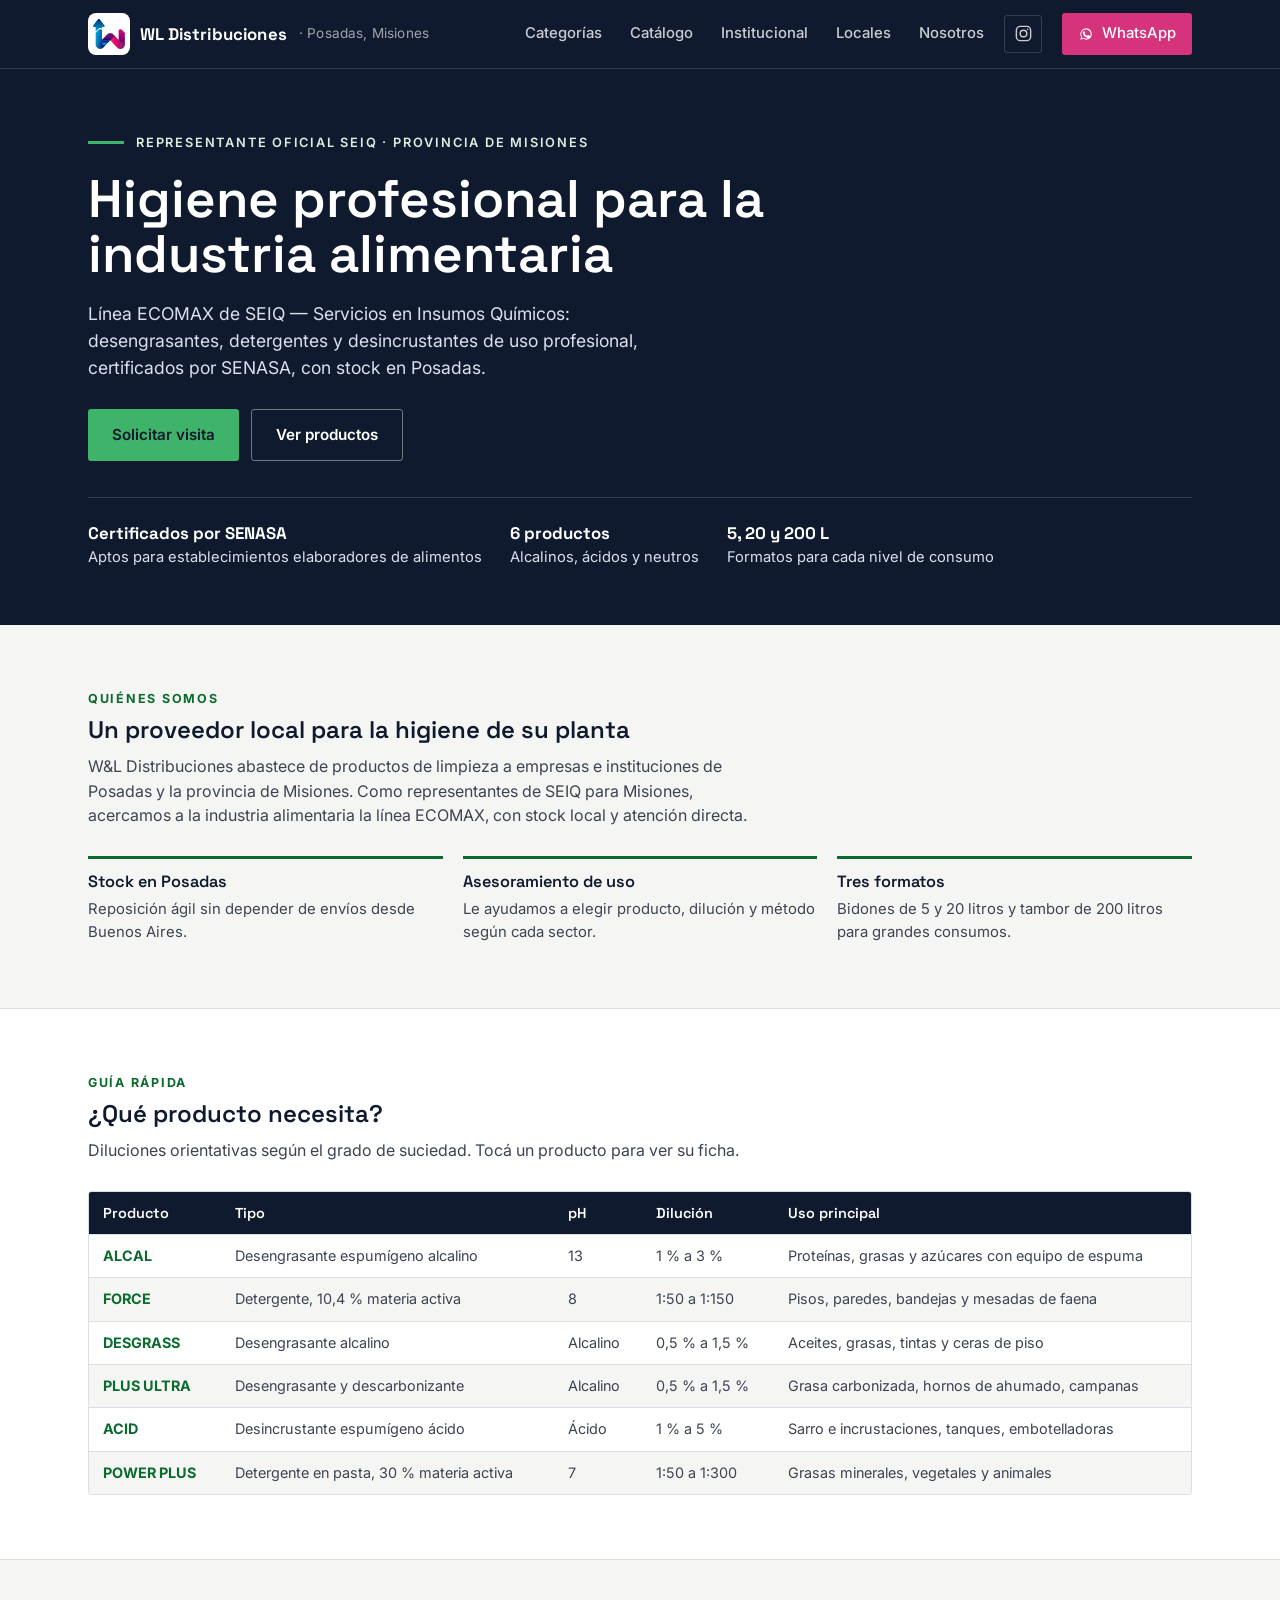
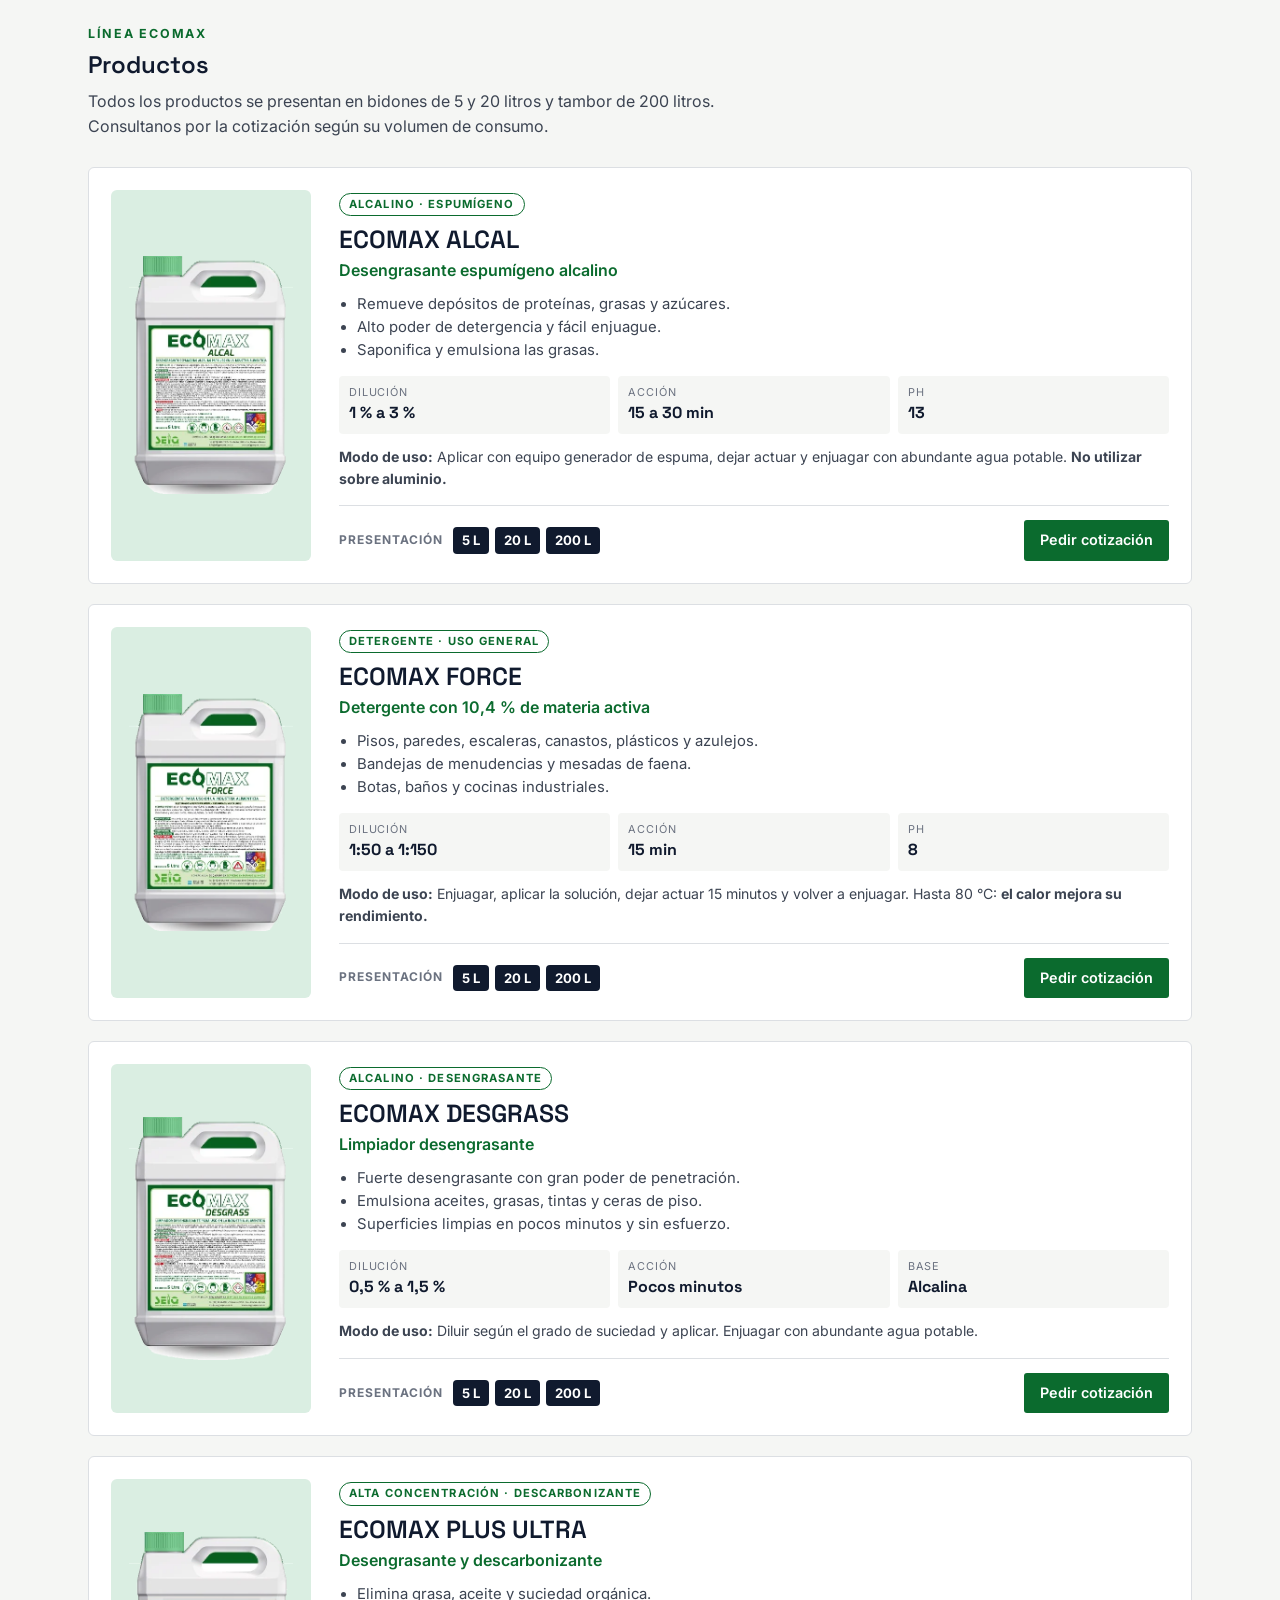
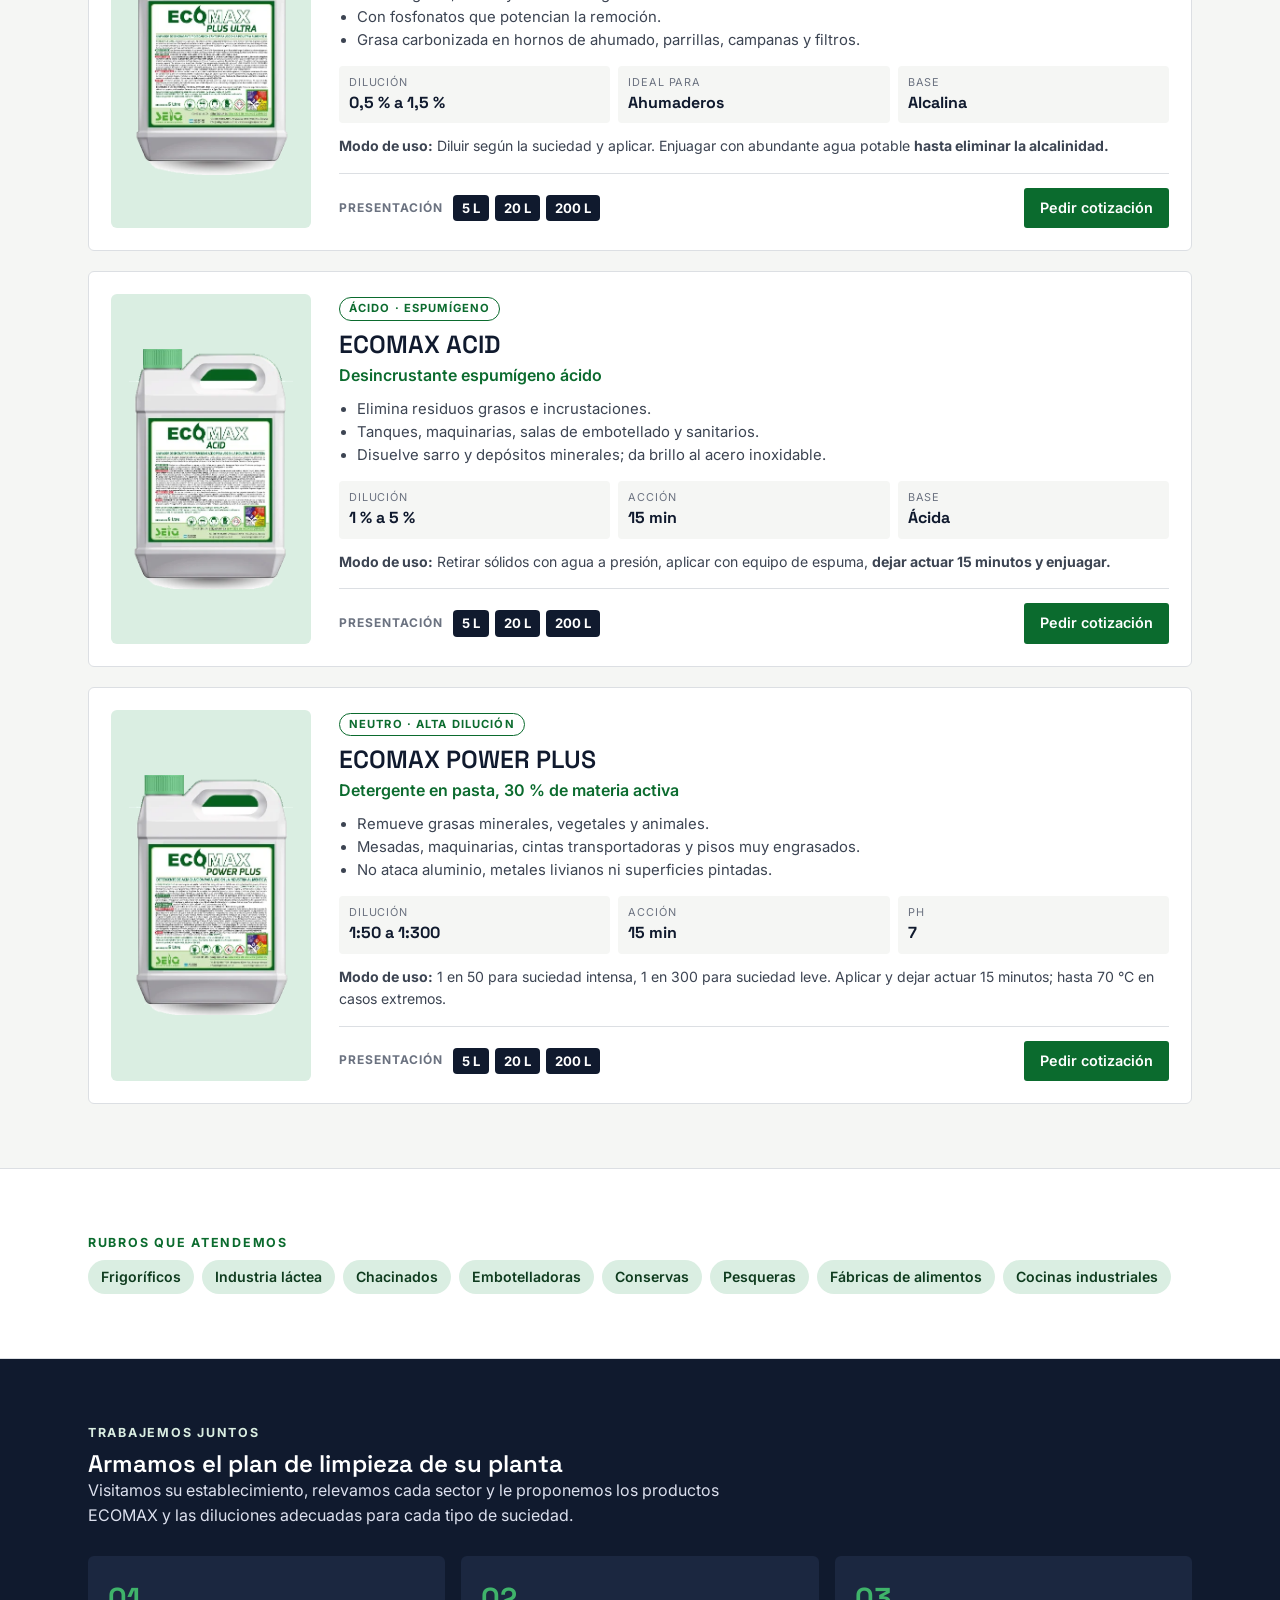
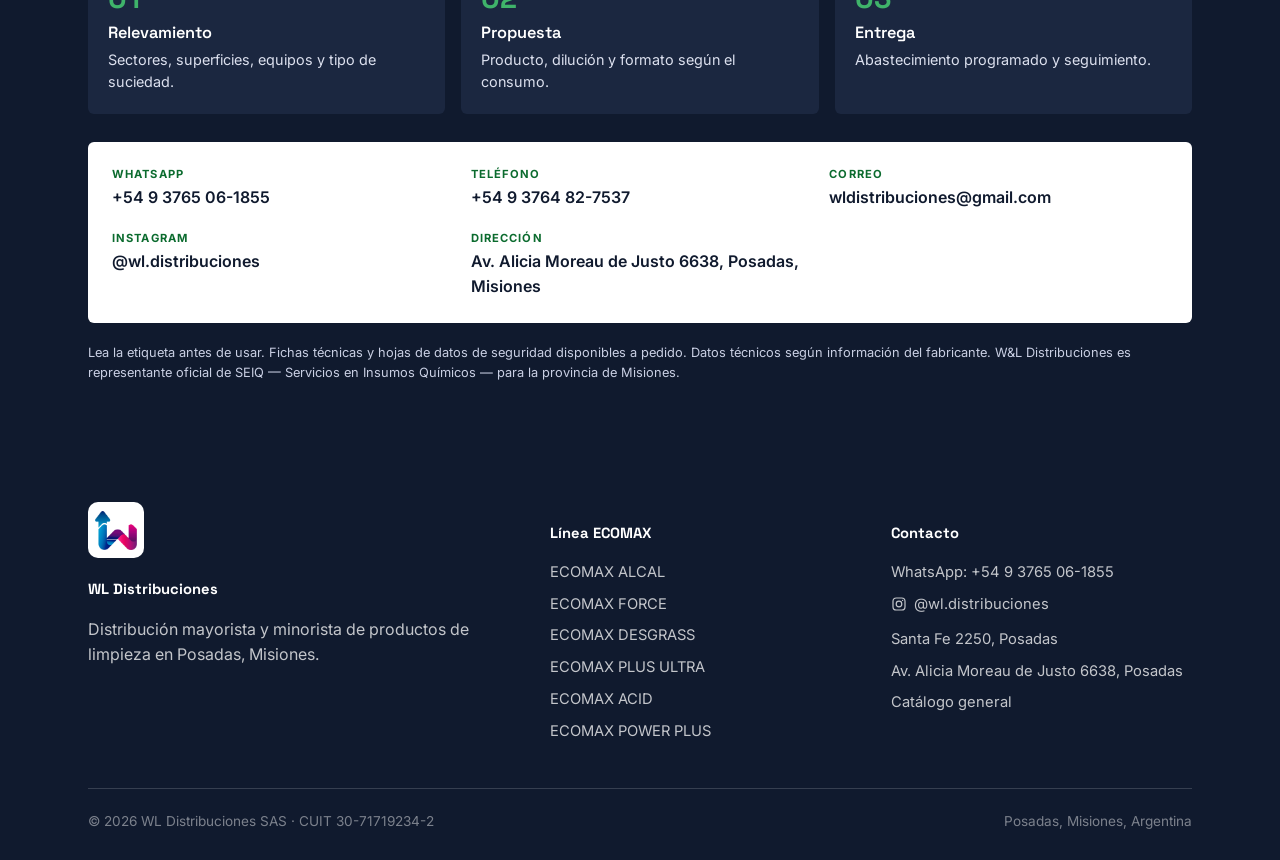
<file: institucional.html>
<!DOCTYPE html>
<html lang="es">
<head>
<!-- Google tag (gtag.js) -->
<script async src="https://www.googletagmanager.com/gtag/js?id=AW-993868494"></script>
<script>
  window.dataLayer = window.dataLayer || [];
  function gtag(){dataLayer.push(arguments);}
  gtag('js', new Date());
  gtag('config', 'AW-993868494');
  gtag('config', 'G-1GCR7L5BYD');
</script>

<meta charset="UTF-8">
<meta name="viewport" content="width=device-width, initial-scale=1">
<title>Línea institucional ECOMAX (SEIQ) — WL Distribuciones</title>
<meta name="description" content="WL Distribuciones, representante oficial de SEIQ en Misiones. Línea ECOMAX de limpieza profesional certificada por SENASA para la industria alimentaria: desengrasantes, detergentes y desincrustantes en 5, 20 y 200 litros.">
<link rel="icon" type="image/png" sizes="32x32" href="img/favicon-32.png">
<link rel="icon" type="image/png" sizes="192x192" href="img/icon-192.png">
<link rel="apple-touch-icon" href="img/apple-touch-icon.png">
<link rel="stylesheet" href="styles.css?v=20261116">
<style>
  :root { --eco:#0B6B2E; --eco-soft:#DAEEE2; --eco-bright:#3FB36A; }
  .inst-hero { background:var(--ink); color:#fff; padding:64px 0 56px; }
  .inst-hero .eyebrow { color:var(--eco-soft); display:flex; align-items:center; gap:12px; font-size:.8rem; font-weight:600; letter-spacing:.14em; text-transform:uppercase; margin-bottom:18px; }
  .inst-hero .eyebrow::before { content:""; width:36px; height:3px; background:var(--eco-bright); }
  .inst-hero h1 { color:#fff; font-size:clamp(2rem,4.6vw,3.3rem); line-height:1.05; max-width:760px; margin:0 0 18px; }
  .inst-hero p { color:#dce0ee; font-size:1.1rem; max-width:620px; margin:0 0 28px; }
  .inst-hero .actions { display:flex; flex-wrap:wrap; gap:12px; }
  .inst-hero .btn-eco { background:var(--eco-bright); color:var(--ink); border:0; }
  .inst-hero .btn-ghost { color:#fff; border:1px solid rgba(255,255,255,.4); }
  .inst-hero .badges { display:flex; flex-wrap:wrap; gap:10px 28px; margin-top:36px; padding-top:22px; border-top:1px solid var(--line-on-ink); font-size:.92rem; color:#dce0ee; }
  .inst-hero .badges b { color:#fff; display:block; font-family:var(--font-display); font-size:1.05rem; }
  .inst-sec { padding:64px 0; }
  .inst-sec.alt { background:var(--paper-raised); border-top:1px solid var(--line); border-bottom:1px solid var(--line); }
  .inst-kicker { font-size:.78rem; font-weight:700; letter-spacing:.14em; text-transform:uppercase; color:var(--eco); margin-bottom:8px; }
  .inst-sec h2 { margin:0 0 10px; }
  .inst-lead { max-width:680px; margin:0 0 28px; }
  .inst-pillars { display:grid; grid-template-columns:repeat(3,1fr); gap:20px; }
  .inst-pillars div { border-top:3px solid var(--eco); padding-top:14px; }
  .inst-pillars h3 { font-size:1.02rem; margin:0 0 6px; }
  .inst-pillars p { margin:0; font-size:.93rem; }
  .guide-wrap { overflow-x:auto; border:1px solid var(--line); border-radius:var(--radius-s); background:var(--paper-raised); }
  .guide { width:100%; border-collapse:collapse; font-size:.9rem; min-width:640px; }
  .guide th { background:var(--ink); color:#fff; text-align:left; padding:10px 14px; font-family:var(--font-display); font-weight:600; }
  .guide td { padding:10px 14px; border-top:1px solid var(--line); vertical-align:top; }
  .guide tr:nth-child(even) td { background:var(--paper); }
  .guide td:first-child a { color:var(--eco); font-weight:700; white-space:nowrap; }
  .guide-note { font-size:.8rem; color:var(--graphite-soft); margin:10px 0 0; }
  .eco-list { display:grid; gap:20px; }
  .eco-card { display:grid; grid-template-columns:200px 1fr; gap:28px; background:var(--paper-raised); border:1px solid var(--line); border-radius:6px; padding:22px; scroll-margin-top:100px; }
  .eco-card::before { display:none; }
  .eco-img { background:var(--eco-soft); border-radius:6px; display:flex; align-items:center; justify-content:center; padding:18px; }
  .eco-img img { max-width:100%; height:auto; max-height:260px; object-fit:contain; }
  .eco-body h3 { font-size:1.55rem; margin:8px 0 2px; color:var(--ink); }
  .eco-sub { color:var(--eco); font-weight:600; margin:0 0 10px; }
  .eco-tag { display:inline-block; font-size:.7rem; font-weight:700; letter-spacing:.1em; text-transform:uppercase; color:var(--eco); border:1.5px solid var(--eco); border-radius:999px; padding:2px 9px; }
  .eco-body ul { margin:0 0 14px; padding-left:18px; font-size:.93rem; }
  .eco-specs { display:grid; grid-template-columns:repeat(3,1fr); gap:8px; margin:0 0 12px; }
  .eco-specs div { background:var(--paper); border-radius:4px; padding:8px 10px; }
  .eco-specs dt { font-size:.68rem; letter-spacing:.08em; text-transform:uppercase; color:var(--graphite-soft); }
  .eco-specs dd { margin:0; font-family:var(--font-display); font-weight:700; color:var(--ink); }
  .eco-uso { font-size:.88rem; margin:0 0 16px; }
  .eco-foot { display:flex; flex-wrap:wrap; justify-content:space-between; align-items:center; gap:12px; border-top:1px solid var(--line); padding-top:14px; }
  .eco-pres { display:flex; align-items:center; gap:6px; font-size:.75rem; }
  .eco-pres span { font-weight:700; letter-spacing:.08em; text-transform:uppercase; color:var(--graphite-soft); margin-right:4px; }
  .eco-pres b { background:var(--ink); color:#fff; padding:3px 9px; border-radius:4px; font-size:.82rem; }
  .eco-cta { background:var(--eco); color:#fff; font-weight:600; font-size:.9rem; padding:9px 16px; border-radius:var(--radius-s); text-decoration:none; }
  .eco-cta:hover { background:var(--ink); color:#fff; }
  .rubros { display:flex; flex-wrap:wrap; gap:8px; }
  .rubros span { background:var(--eco-soft); color:#0e3b1e; font-weight:600; font-size:.88rem; padding:6px 13px; border-radius:999px; }
  .inst-steps { display:grid; grid-template-columns:repeat(3,1fr); gap:16px; margin-top:24px; }
  .inst-steps div { background:var(--ink-soft); color:#dce0ee; border-radius:6px; padding:20px; }
  .inst-steps b { display:block; font-family:var(--font-display); font-size:1.8rem; color:var(--eco-bright); }
  .inst-steps h3 { color:#fff; font-size:1.02rem; margin:4px 0 6px; }
  .inst-steps p { margin:0; font-size:.9rem; }
  .inst-contact { background:var(--ink); color:#dce0ee; padding:64px 0; }
  .inst-contact h2 { color:#fff; }
  .contact-grid { display:grid; grid-template-columns:repeat(3,1fr); gap:20px; background:#fff; color:var(--graphite); border-radius:6px; padding:24px; margin-top:28px; }
  .contact-grid dt { font-size:.7rem; font-weight:700; letter-spacing:.1em; text-transform:uppercase; color:var(--eco); }
  .contact-grid dd { margin:2px 0 0; font-weight:600; color:var(--ink); }
  .contact-grid a { color:var(--ink); }
  .inst-legal { font-size:.8rem; color:#c9cfe3; margin:20px 0 0; }
  @media (max-width: 900px) { .contact-grid { grid-template-columns:1fr 1fr; } }
  @media (max-width: 720px) {
    .inst-pillars, .inst-steps { grid-template-columns:1fr; }
    .eco-card { grid-template-columns:1fr; gap:16px; padding:16px; }
    .eco-img img { max-height:200px; }
    .eco-specs { grid-template-columns:repeat(3,1fr); }
    .contact-grid { grid-template-columns:1fr; }
  }
</style>
</head>
<body>

<header class="site-header">
  <div class="wrap">
    <a href="index.html" class="logo">
      <span class="logo-mark"><img src="img/logo-wl.png" alt="" width="32" height="29"></span>
      WL Distribuciones <span class="logo-sub">· Posadas, Misiones</span>
    </a>
    <nav class="main-nav">
      <div class="nav-links">
        <a href="index.html#categorias">Categorías</a>
        <a href="catalogo.html">Catálogo</a>
        <a href="institucional.html">Institucional</a>
        <a href="index.html#locales">Locales</a>
        <a href="index.html#nosotros">Nosotros</a>
      </div>
      <a href="https://www.instagram.com/wl.distribuciones/" class="nav-ig" target="_blank" rel="noopener" aria-label="Instagram de WL Distribuciones" title="Instagram @wl.distribuciones"><svg viewBox="0 0 24 24" fill="none" stroke="currentColor" stroke-width="1.8" stroke-linecap="round" stroke-linejoin="round" aria-hidden="true"><rect x="3" y="3" width="18" height="18" rx="5"/><circle cx="12" cy="12" r="4.2"/><circle cx="17.4" cy="6.6" r="1" fill="currentColor" stroke="none"/></svg></a>
      <a href="https://wa.me/5493765061855?text=Hola%2C%20quiero%20hacer%20una%20consulta" class="nav-cta" target="_blank" rel="noopener"></a>
    </nav>
  </div>
</header>

<section class="inst-hero">
  <div class="wrap">
    <div class="eyebrow">Representante oficial SEIQ · Provincia de Misiones</div>
    <h1>Higiene profesional para la industria alimentaria</h1>
    <p>Línea ECOMAX de SEIQ — Servicios en Insumos Químicos: desengrasantes, detergentes y desincrustantes de uso profesional, certificados por SENASA, con stock en Posadas.</p>
    <div class="actions">
      <a class="btn btn-eco" href="https://wa.me/5493765061855?text=Hola%2C%20quiero%20coordinar%20una%20visita%20de%20relevamiento%20para%20la%20l%C3%ADnea%20ECOMAX%20de%20SEIQ." target="_blank" rel="noopener">Solicitar visita</a>
      <a class="btn btn-ghost" href="#productos">Ver productos</a>
    </div>
    <div class="badges">
      <div><b>Certificados por SENASA</b>Aptos para establecimientos elaboradores de alimentos</div>
      <div><b>6 productos</b>Alcalinos, ácidos y neutros</div>
      <div><b>5, 20 y 200 L</b>Formatos para cada nivel de consumo</div>
    </div>
  </div>
</section>

<section class="inst-sec">
  <div class="wrap">
    <div class="inst-kicker">Quiénes somos</div>
    <h2>Un proveedor local para la higiene de su planta</h2>
    <p class="inst-lead">W&amp;L Distribuciones abastece de productos de limpieza a empresas e instituciones de Posadas y la provincia de Misiones. Como representantes de SEIQ para Misiones, acercamos a la industria alimentaria la línea ECOMAX, con stock local y atención directa.</p>
    <div class="inst-pillars">
      <div><h3>Stock en Posadas</h3><p>Reposición ágil sin depender de envíos desde Buenos Aires.</p></div>
      <div><h3>Asesoramiento de uso</h3><p>Le ayudamos a elegir producto, dilución y método según cada sector.</p></div>
      <div><h3>Tres formatos</h3><p>Bidones de 5 y 20 litros y tambor de 200 litros para grandes consumos.</p></div>
    </div>
  </div>
</section>

<section class="inst-sec alt">
  <div class="wrap">
    <div class="inst-kicker">Guía rápida</div>
    <h2>¿Qué producto necesita?</h2>
    <p class="inst-lead">Diluciones orientativas según el grado de suciedad. Tocá un producto para ver su ficha.</p>
    <div class="guide-wrap"><table class="guide">
      <thead><tr><th>Producto</th><th>Tipo</th><th>pH</th><th>Dilución</th><th>Uso principal</th></tr></thead>
      <tbody><tr><td><a href="#alcal">ALCAL</a></td><td>Desengrasante espumígeno alcalino</td><td>13</td><td>1 % a 3 %</td><td>Proteínas, grasas y azúcares con equipo de espuma</td></tr><tr><td><a href="#force">FORCE</a></td><td>Detergente, 10,4 % materia activa</td><td>8</td><td>1:50 a 1:150</td><td>Pisos, paredes, bandejas y mesadas de faena</td></tr><tr><td><a href="#desgrass">DESGRASS</a></td><td>Desengrasante alcalino</td><td>Alcalino</td><td>0,5 % a 1,5 %</td><td>Aceites, grasas, tintas y ceras de piso</td></tr><tr><td><a href="#plus-ultra">PLUS ULTRA</a></td><td>Desengrasante y descarbonizante</td><td>Alcalino</td><td>0,5 % a 1,5 %</td><td>Grasa carbonizada, hornos de ahumado, campanas</td></tr><tr><td><a href="#acid">ACID</a></td><td>Desincrustante espumígeno ácido</td><td>Ácido</td><td>1 % a 5 %</td><td>Sarro e incrustaciones, tanques, embotelladoras</td></tr><tr><td><a href="#power-plus">POWER PLUS</a></td><td>Detergente en pasta, 30 % materia activa</td><td>7</td><td>1:50 a 1:300</td><td>Grasas minerales, vegetales y animales</td></tr></tbody>
    </table></div>
  </div>
</section>

<section class="inst-sec" id="productos">
  <div class="wrap">
    <div class="inst-kicker">Línea ECOMAX</div>
    <h2>Productos</h2>
    <p class="inst-lead">Todos los productos se presentan en bidones de 5 y 20 litros y tambor de 200 litros. Consultanos por la cotización según su volumen de consumo.</p>
    <div class="eco-list">
      <article class="eco-card product-card" id="alcal">
        <div class="eco-img"><img src="img/ecomax-alcal.webp" alt="Bidón de ECOMAX ALCAL" loading="lazy" width="240" height="350"></div>
        <div class="eco-body">
          <span class="eco-tag">Alcalino · Espumígeno</span>
          <h3>ECOMAX ALCAL</h3>
          <p class="eco-sub">Desengrasante espumígeno alcalino</p>
          <ul><li>Remueve depósitos de proteínas, grasas y azúcares.</li><li>Alto poder de detergencia y fácil enjuague.</li><li>Saponifica y emulsiona las grasas.</li></ul>
          <dl class="eco-specs"><div><dt>Dilución</dt><dd>1 % a 3 %</dd></div><div><dt>Acción</dt><dd>15 a 30 min</dd></div><div><dt>pH</dt><dd>13</dd></div></dl>
          <p class="eco-uso"><b>Modo de uso:</b> Aplicar con equipo generador de espuma, dejar actuar y enjuagar con abundante agua potable. <b>No utilizar sobre aluminio.</b></p>
          <div class="eco-foot">
            <div class="eco-pres"><span>Presentación</span><b>5 L</b><b>20 L</b><b>200 L</b></div>
            <a class="eco-cta" href="https://wa.me/5493765061855?text=Hola%2C%20quiero%20pedir%20una%20cotizaci%C3%B3n%20de%20ECOMAX%20ALCAL%20%28l%C3%ADnea%20ECOMAX%20de%20SEIQ%29." target="_blank" rel="noopener">Pedir cotización</a>
          </div>
        </div>
      </article>
      <article class="eco-card product-card" id="force">
        <div class="eco-img"><img src="img/ecomax-force.webp" alt="Bidón de ECOMAX FORCE" loading="lazy" width="240" height="350"></div>
        <div class="eco-body">
          <span class="eco-tag">Detergente · Uso general</span>
          <h3>ECOMAX FORCE</h3>
          <p class="eco-sub">Detergente con 10,4 % de materia activa</p>
          <ul><li>Pisos, paredes, escaleras, canastos, plásticos y azulejos.</li><li>Bandejas de menudencias y mesadas de faena.</li><li>Botas, baños y cocinas industriales.</li></ul>
          <dl class="eco-specs"><div><dt>Dilución</dt><dd>1:50 a 1:150</dd></div><div><dt>Acción</dt><dd>15 min</dd></div><div><dt>pH</dt><dd>8</dd></div></dl>
          <p class="eco-uso"><b>Modo de uso:</b> Enjuagar, aplicar la solución, dejar actuar 15 minutos y volver a enjuagar. Hasta 80 °C: <b>el calor mejora su rendimiento.</b></p>
          <div class="eco-foot">
            <div class="eco-pres"><span>Presentación</span><b>5 L</b><b>20 L</b><b>200 L</b></div>
            <a class="eco-cta" href="https://wa.me/5493765061855?text=Hola%2C%20quiero%20pedir%20una%20cotizaci%C3%B3n%20de%20ECOMAX%20FORCE%20%28l%C3%ADnea%20ECOMAX%20de%20SEIQ%29." target="_blank" rel="noopener">Pedir cotización</a>
          </div>
        </div>
      </article>
      <article class="eco-card product-card" id="desgrass">
        <div class="eco-img"><img src="img/ecomax-desgrass.webp" alt="Bidón de ECOMAX DESGRASS" loading="lazy" width="240" height="350"></div>
        <div class="eco-body">
          <span class="eco-tag">Alcalino · Desengrasante</span>
          <h3>ECOMAX DESGRASS</h3>
          <p class="eco-sub">Limpiador desengrasante</p>
          <ul><li>Fuerte desengrasante con gran poder de penetración.</li><li>Emulsiona aceites, grasas, tintas y ceras de piso.</li><li>Superficies limpias en pocos minutos y sin esfuerzo.</li></ul>
          <dl class="eco-specs"><div><dt>Dilución</dt><dd>0,5 % a 1,5 %</dd></div><div><dt>Acción</dt><dd>Pocos minutos</dd></div><div><dt>Base</dt><dd>Alcalina</dd></div></dl>
          <p class="eco-uso"><b>Modo de uso:</b> Diluir según el grado de suciedad y aplicar. Enjuagar con abundante agua potable.</p>
          <div class="eco-foot">
            <div class="eco-pres"><span>Presentación</span><b>5 L</b><b>20 L</b><b>200 L</b></div>
            <a class="eco-cta" href="https://wa.me/5493765061855?text=Hola%2C%20quiero%20pedir%20una%20cotizaci%C3%B3n%20de%20ECOMAX%20DESGRASS%20%28l%C3%ADnea%20ECOMAX%20de%20SEIQ%29." target="_blank" rel="noopener">Pedir cotización</a>
          </div>
        </div>
      </article>
      <article class="eco-card product-card" id="plus-ultra">
        <div class="eco-img"><img src="img/ecomax-plus-ultra.webp" alt="Bidón de ECOMAX PLUS ULTRA" loading="lazy" width="240" height="350"></div>
        <div class="eco-body">
          <span class="eco-tag">Alta concentración · Descarbonizante</span>
          <h3>ECOMAX PLUS ULTRA</h3>
          <p class="eco-sub">Desengrasante y descarbonizante</p>
          <ul><li>Elimina grasa, aceite y suciedad orgánica.</li><li>Con fosfonatos que potencian la remoción.</li><li>Grasa carbonizada en hornos de ahumado, parrillas, campanas y filtros.</li></ul>
          <dl class="eco-specs"><div><dt>Dilución</dt><dd>0,5 % a 1,5 %</dd></div><div><dt>Ideal para</dt><dd>Ahumaderos</dd></div><div><dt>Base</dt><dd>Alcalina</dd></div></dl>
          <p class="eco-uso"><b>Modo de uso:</b> Diluir según la suciedad y aplicar. Enjuagar con abundante agua potable <b>hasta eliminar la alcalinidad.</b></p>
          <div class="eco-foot">
            <div class="eco-pres"><span>Presentación</span><b>5 L</b><b>20 L</b><b>200 L</b></div>
            <a class="eco-cta" href="https://wa.me/5493765061855?text=Hola%2C%20quiero%20pedir%20una%20cotizaci%C3%B3n%20de%20ECOMAX%20PLUS%20ULTRA%20%28l%C3%ADnea%20ECOMAX%20de%20SEIQ%29." target="_blank" rel="noopener">Pedir cotización</a>
          </div>
        </div>
      </article>
      <article class="eco-card product-card" id="acid">
        <div class="eco-img"><img src="img/ecomax-acid.webp" alt="Bidón de ECOMAX ACID" loading="lazy" width="240" height="350"></div>
        <div class="eco-body">
          <span class="eco-tag">Ácido · Espumígeno</span>
          <h3>ECOMAX ACID</h3>
          <p class="eco-sub">Desincrustante espumígeno ácido</p>
          <ul><li>Elimina residuos grasos e incrustaciones.</li><li>Tanques, maquinarias, salas de embotellado y sanitarios.</li><li>Disuelve sarro y depósitos minerales; da brillo al acero inoxidable.</li></ul>
          <dl class="eco-specs"><div><dt>Dilución</dt><dd>1 % a 5 %</dd></div><div><dt>Acción</dt><dd>15 min</dd></div><div><dt>Base</dt><dd>Ácida</dd></div></dl>
          <p class="eco-uso"><b>Modo de uso:</b> Retirar sólidos con agua a presión, aplicar con equipo de espuma, <b>dejar actuar 15 minutos y enjuagar.</b></p>
          <div class="eco-foot">
            <div class="eco-pres"><span>Presentación</span><b>5 L</b><b>20 L</b><b>200 L</b></div>
            <a class="eco-cta" href="https://wa.me/5493765061855?text=Hola%2C%20quiero%20pedir%20una%20cotizaci%C3%B3n%20de%20ECOMAX%20ACID%20%28l%C3%ADnea%20ECOMAX%20de%20SEIQ%29." target="_blank" rel="noopener">Pedir cotización</a>
          </div>
        </div>
      </article>
      <article class="eco-card product-card" id="power-plus">
        <div class="eco-img"><img src="img/ecomax-power-plus.webp" alt="Bidón de ECOMAX POWER PLUS" loading="lazy" width="240" height="350"></div>
        <div class="eco-body">
          <span class="eco-tag">Neutro · Alta dilución</span>
          <h3>ECOMAX POWER PLUS</h3>
          <p class="eco-sub">Detergente en pasta, 30 % de materia activa</p>
          <ul><li>Remueve grasas minerales, vegetales y animales.</li><li>Mesadas, maquinarias, cintas transportadoras y pisos muy engrasados.</li><li>No ataca aluminio, metales livianos ni superficies pintadas.</li></ul>
          <dl class="eco-specs"><div><dt>Dilución</dt><dd>1:50 a 1:300</dd></div><div><dt>Acción</dt><dd>15 min</dd></div><div><dt>pH</dt><dd>7</dd></div></dl>
          <p class="eco-uso"><b>Modo de uso:</b> 1 en 50 para suciedad intensa, 1 en 300 para suciedad leve. Aplicar y dejar actuar 15 minutos; hasta 70 °C en casos extremos.</p>
          <div class="eco-foot">
            <div class="eco-pres"><span>Presentación</span><b>5 L</b><b>20 L</b><b>200 L</b></div>
            <a class="eco-cta" href="https://wa.me/5493765061855?text=Hola%2C%20quiero%20pedir%20una%20cotizaci%C3%B3n%20de%20ECOMAX%20POWER%20PLUS%20%28l%C3%ADnea%20ECOMAX%20de%20SEIQ%29." target="_blank" rel="noopener">Pedir cotización</a>
          </div>
        </div>
      </article>
    </div>
  </div>
</section>

<section class="inst-sec alt">
  <div class="wrap">
    <div class="inst-kicker">Rubros que atendemos</div>
    <div class="rubros"><span>Frigoríficos</span><span>Industria láctea</span><span>Chacinados</span><span>Embotelladoras</span><span>Conservas</span><span>Pesqueras</span><span>Fábricas de alimentos</span><span>Cocinas industriales</span></div>
  </div>
</section>

<section class="inst-contact">
  <div class="wrap">
    <div class="inst-kicker" style="color:var(--eco-soft)">Trabajemos juntos</div>
    <h2>Armamos el plan de limpieza de su planta</h2>
    <p class="inst-lead">Visitamos su establecimiento, relevamos cada sector y le proponemos los productos ECOMAX y las diluciones adecuadas para cada tipo de suciedad.</p>
    <div class="inst-steps">
      <div><b>01</b><h3>Relevamiento</h3><p>Sectores, superficies, equipos y tipo de suciedad.</p></div>
      <div><b>02</b><h3>Propuesta</h3><p>Producto, dilución y formato según el consumo.</p></div>
      <div><b>03</b><h3>Entrega</h3><p>Abastecimiento programado y seguimiento.</p></div>
    </div>
    <dl class="contact-grid">
      <div><dt>WhatsApp</dt><dd><a href="https://wa.me/5493765061855?text=Hola%2C%20quiero%20consultar%20por%20la%20l%C3%ADnea%20ECOMAX%20de%20SEIQ." target="_blank" rel="noopener">+54 9 3765 06-1855</a></dd></div>
      <div><dt>Teléfono</dt><dd><a href="tel:+5493764827537">+54 9 3764 82-7537</a></dd></div>
      <div><dt>Correo</dt><dd><a href="mailto:wldistribuciones@gmail.com">wldistribuciones@gmail.com</a></dd></div>
      <div><dt>Instagram</dt><dd><a href="https://www.instagram.com/wl.distribuciones/" target="_blank" rel="noopener">@wl.distribuciones</a></dd></div>
      <div><dt>Dirección</dt><dd>Av. Alicia Moreau de Justo 6638, Posadas, Misiones</dd></div>
    </dl>
    <p class="inst-legal">Lea la etiqueta antes de usar. Fichas técnicas y hojas de datos de seguridad disponibles a pedido. Datos técnicos según información del fabricante. W&amp;L Distribuciones es representante oficial de SEIQ — Servicios en Insumos Químicos — para la provincia de Misiones.</p>
  </div>
</section>

<footer class="site-footer">
  <div class="wrap">
    <div class="footer-grid">
      <div>
        <div class="footer-logo"><img src="img/logo-wl.png" alt="Logo WL Distribuciones" width="42" height="38"></div>
        <h4>WL Distribuciones</h4>
        <p>Distribución mayorista y minorista de productos de limpieza en Posadas, Misiones.</p>
      </div>
      <div>
        <h4>Línea ECOMAX</h4>
        <ul><li><a href="#alcal">ECOMAX ALCAL</a></li><li><a href="#force">ECOMAX FORCE</a></li><li><a href="#desgrass">ECOMAX DESGRASS</a></li><li><a href="#plus-ultra">ECOMAX PLUS ULTRA</a></li><li><a href="#acid">ECOMAX ACID</a></li><li><a href="#power-plus">ECOMAX POWER PLUS</a></li></ul>
      </div>
      <div>
        <h4>Contacto</h4>
        <ul>
          <li><a href="https://wa.me/5493765061855" target="_blank" rel="noopener">WhatsApp: +54 9 3765 06-1855</a></li>
          <li><a href="https://www.instagram.com/wl.distribuciones/" class="footer-ig" target="_blank" rel="noopener"><svg viewBox="0 0 24 24" fill="none" stroke="currentColor" stroke-width="1.8" stroke-linecap="round" stroke-linejoin="round" aria-hidden="true"><rect x="3" y="3" width="18" height="18" rx="5"/><circle cx="12" cy="12" r="4.2"/><circle cx="17.4" cy="6.6" r="1" fill="currentColor" stroke="none"/></svg>@wl.distribuciones</a></li>
          <li><a href="index.html#locales">Santa Fe 2250, Posadas</a></li>
          <li><a href="index.html#locales">Av. Alicia Moreau de Justo 6638, Posadas</a></li>
          <li><a href="catalogo.html">Catálogo general</a></li>
        </ul>
      </div>
    </div>
    <div class="footer-bottom">
      <span>© <span id="year"></span> WL Distribuciones SAS · CUIT 30-71719234-2</span>
      <span>Posadas, Misiones, Argentina</span>
    </div>
  </div>
</footer>

<script src="icons.js"></script>
<script>
  document.getElementById('year').textContent = new Date().getFullYear();
  document.querySelector('.nav-cta').innerHTML = WL_WHATSAPP_ICON + 'WhatsApp';
</script>
<!-- Conversión Google Ads + evento Analytics: clic en WhatsApp -->
<script>
  var WL_WA_CONVERSION = 'AW-993868494/o7L7CO6g8YodEM719NkD';
  document.addEventListener('click', function (e) {
    var link = e.target.closest && e.target.closest('a[href*="wa.me"]');
    if (!link) return;
    gtag('event', 'conversion', { send_to: WL_WA_CONVERSION, value: 1.0, currency: 'ARS' });
    var card = link.closest('.product-card');
    var ubicacion = link.classList.contains('nav-cta') ? 'encabezado'
      : card ? 'producto'
      : link.closest('.site-footer') ? 'pie'
      : link.closest('.hero') ? 'portada'
      : 'otro';
    gtag('event', 'clic_whatsapp', {
      send_to: 'G-1GCR7L5BYD',
      pagina: location.pathname,
      ubicacion: ubicacion,
      producto: card ? card.querySelector('h3').textContent.trim() : ''
    });
  });
</script>
</body>
</html>
</file>
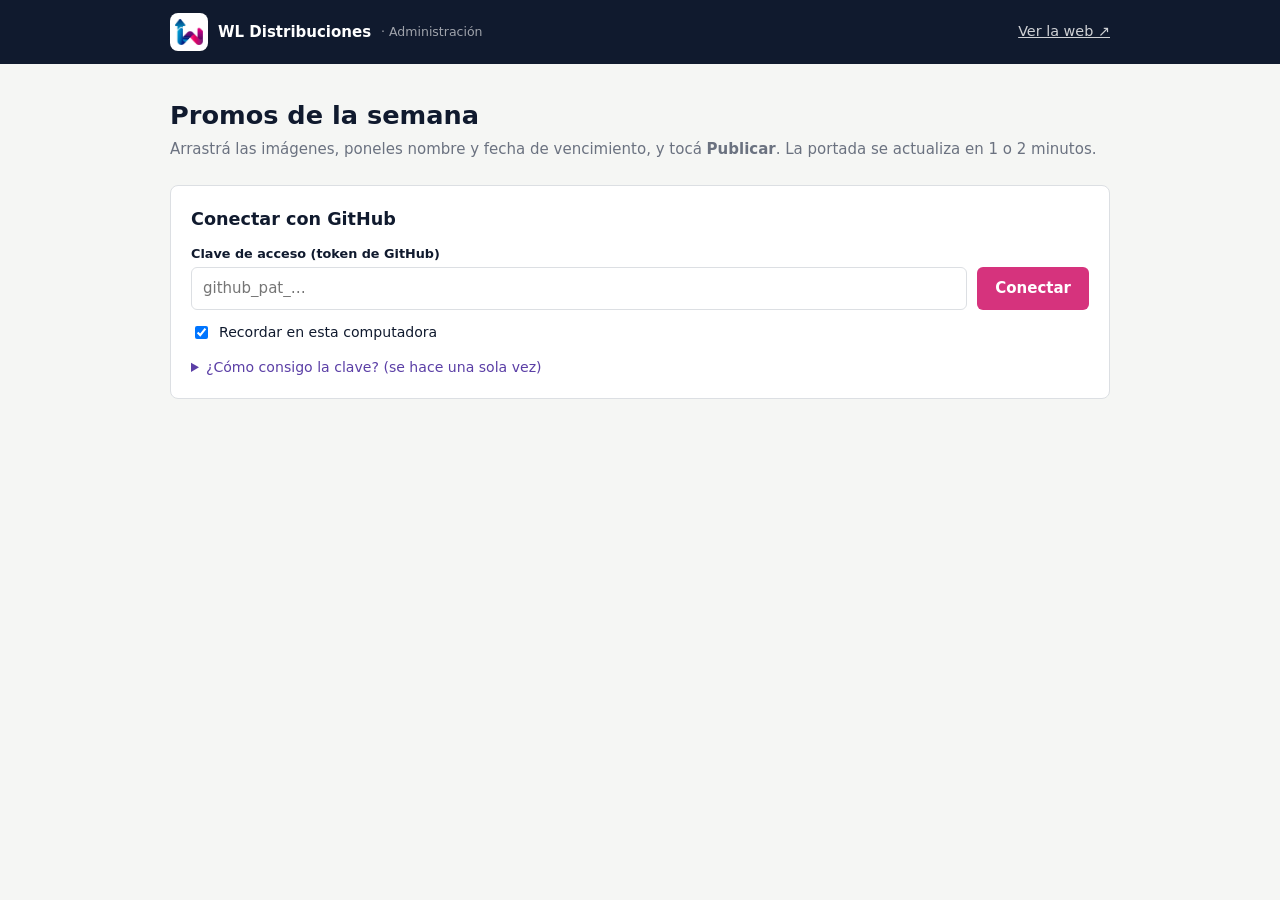
<file: admin/promos.html>
<!DOCTYPE html>
<html lang="es">
<head>
<meta charset="UTF-8">
<meta name="viewport" content="width=device-width, initial-scale=1">
<meta name="robots" content="noindex, nofollow">
<title>Promos de la semana — Administración WL</title>
<link rel="icon" type="image/png" sizes="32x32" href="../img/favicon-32.png">
<style>
  :root {
    --ink: #101a2e; --ink-soft: #1b2740; --paper: #f5f6f4; --raised: #fff;
    --text: #3c4452; --muted: #6b7280; --line: #dcdfe3;
    --magenta: #d6337d; --violet: #5b3fa6; --ok: #0b6b2e; --ok-soft: #daeee2;
    --warn: #8a5a00; --warn-soft: #fdf0d5; --err: #b42318; --err-soft: #fde4e1;
  }
  * { box-sizing: border-box; }
  body { margin: 0; background: var(--paper); color: var(--text); font: 15px/1.5 Inter, system-ui, -apple-system, "Segoe UI", Roboto, Arial, sans-serif; }
  header { background: var(--ink); color: #fff; }
  header .wrap { display: flex; align-items: center; justify-content: space-between; gap: 12px; height: 64px; }
  .brand { display: flex; align-items: center; gap: 10px; color: #fff; text-decoration: none; font-weight: 700; }
  .brand span.m { width: 38px; height: 38px; background: #fff; border-radius: 8px; padding: 5px; display: flex; }
  .brand img { width: 100%; height: 100%; object-fit: contain; }
  .brand small { font-weight: 400; color: rgba(255,255,255,.6); }
  header a.site { color: rgba(255,255,255,.8); font-size: .9rem; }
  .wrap { max-width: 980px; margin: 0 auto; padding: 0 20px; }
  main { padding: 32px 0 64px; }
  h1 { color: var(--ink); font-size: 1.6rem; margin: 0 0 4px; }
  h2 { color: var(--ink); font-size: 1.1rem; margin: 0 0 12px; }
  p.lead { margin: 0 0 24px; color: var(--muted); }
  .card { background: var(--raised); border: 1px solid var(--line); border-radius: 8px; padding: 20px; margin-bottom: 20px; }
  label { display: block; font-size: .8rem; font-weight: 600; color: var(--ink); margin-bottom: 4px; }
  input[type=text], input[type=password], input[type=date] {
    width: 100%; font: inherit; padding: 9px 11px; border: 1px solid var(--line); border-radius: 6px; background: #fff; color: var(--ink);
  }
  input:focus-visible, button:focus-visible, .drop:focus-visible { outline: 2px solid var(--violet); outline-offset: 2px; }
  button { font: inherit; cursor: pointer; border-radius: 6px; }
  .btn { border: 0; background: var(--magenta); color: #fff; font-weight: 600; padding: 10px 18px; }
  .btn:disabled { opacity: .5; cursor: not-allowed; }
  .btn.sec { background: transparent; color: var(--ink); border: 1px solid var(--line); }
  .btn.big { padding: 13px 26px; font-size: 1rem; }
  .row { display: flex; gap: 10px; align-items: flex-end; flex-wrap: wrap; }
  .row > .grow { flex: 1 1 260px; }
  .hint { font-size: .82rem; color: var(--muted); margin: 8px 0 0; }
  .hint a { color: var(--violet); }
  .msg { border-radius: 6px; padding: 10px 14px; margin: 0 0 16px; font-size: .92rem; }
  .msg.ok { background: var(--ok-soft); color: var(--ok); }
  .msg.err { background: var(--err-soft); color: var(--err); }
  .msg.info { background: #e8ecf6; color: var(--ink); }
  .msg:empty { display: none; }

  .drop {
    border: 2px dashed #b9bfca; border-radius: 10px; background: #fafbfc; padding: 36px 20px; text-align: center; cursor: pointer;
    transition: border-color .15s, background .15s;
  }
  .drop.over { border-color: var(--magenta); background: #fdf1f6; }
  .drop strong { display: block; color: var(--ink); font-size: 1.05rem; margin-bottom: 4px; }
  .drop span { color: var(--muted); font-size: .9rem; }
  .drop svg { width: 40px; height: 40px; color: var(--magenta); margin-bottom: 8px; }

  .list { display: grid; gap: 12px; }
  .item { display: grid; grid-template-columns: 90px 1fr auto; gap: 16px; align-items: start; border: 1px solid var(--line); border-radius: 8px; padding: 12px; background: #fff; }
  .item.vencida { background: #fafafa; }
  .item.vencida img { filter: grayscale(.8); opacity: .6; }
  .item img { width: 90px; height: 120px; object-fit: cover; border-radius: 6px; background: var(--paper); display: block; }
  .fields { display: grid; grid-template-columns: 1fr 170px; gap: 10px; }
  .badges { display: flex; gap: 6px; flex-wrap: wrap; margin-top: 8px; }
  .badge { font-size: .72rem; font-weight: 700; padding: 2px 8px; border-radius: 999px; }
  .badge.nueva { background: #fdf1f6; color: var(--magenta); }
  .badge.vigente { background: var(--ok-soft); color: var(--ok); }
  .badge.vencida { background: #eceef1; color: var(--muted); }
  .badge.aviso { background: var(--warn-soft); color: var(--warn); }
  .actions { display: flex; flex-direction: column; gap: 6px; }
  .icon { width: 34px; height: 34px; border: 1px solid var(--line); background: #fff; color: var(--ink); display: flex; align-items: center; justify-content: center; font-size: 1rem; }
  .icon:hover { border-color: var(--ink); }
  .icon.del:hover { border-color: var(--err); color: var(--err); }
  .icon:disabled { opacity: .35; cursor: default; }
  .empty { text-align: center; color: var(--muted); padding: 18px; border: 1px dashed var(--line); border-radius: 8px; }
  .pubbar { position: sticky; bottom: 0; background: var(--raised); border-top: 1px solid var(--line); padding: 14px 0; box-shadow: 0 -4px 16px rgba(16,26,46,.06); }
  .pubbar .wrap { display: flex; justify-content: space-between; align-items: center; gap: 12px; flex-wrap: wrap; }
  .pubbar p { margin: 0; font-size: .9rem; color: var(--muted); }
  .pubbar p b { color: var(--ink); }
  [hidden] { display: none !important; }
  details summary { cursor: pointer; color: var(--violet); font-size: .88rem; }
  details ol { padding-left: 20px; font-size: .88rem; margin: 10px 0 0; }
  details li { margin-bottom: 4px; }
  @media (max-width: 640px) {
    .item { grid-template-columns: 72px 1fr; }
    .item img { width: 72px; height: 96px; }
    .fields { grid-template-columns: 1fr; }
    .actions { grid-column: 1 / -1; flex-direction: row; justify-content: flex-end; }
  }
</style>
</head>
<body>

<header>
  <div class="wrap">
    <a class="brand" href="../index.html"><span class="m"><img src="../img/logo-wl.png" alt=""></span> WL Distribuciones <small>· Administración</small></a>
    <a class="site" href="../index.html" target="_blank" rel="noopener">Ver la web ↗</a>
  </div>
</header>

<main>
  <div class="wrap">
    <h1>Promos de la semana</h1>
    <p class="lead">Arrastrá las imágenes, poneles nombre y fecha de vencimiento, y tocá <b>Publicar</b>. La portada se actualiza en 1 o 2 minutos.</p>

    <div class="msg" id="msg" role="status" aria-live="polite"></div>

    <!-- Acceso -->
    <section class="card" id="loginCard">
      <h2>Conectar con GitHub</h2>
      <div class="row">
        <div class="grow">
          <label for="token">Clave de acceso (token de GitHub)</label>
          <input type="password" id="token" autocomplete="off" placeholder="github_pat_…">
        </div>
        <button class="btn" id="connectBtn" type="button">Conectar</button>
      </div>
      <label style="display:flex;align-items:center;gap:8px;font-weight:400;margin-top:12px;font-size:.88rem">
        <input type="checkbox" id="remember" checked> Recordar en esta computadora
      </label>
      <details style="margin-top:14px">
        <summary>¿Cómo consigo la clave? (se hace una sola vez)</summary>
        <ol>
          <li>Entrá a <a href="https://github.com/settings/personal-access-tokens/new" target="_blank" rel="noopener">github.com/settings/personal-access-tokens/new</a> con tu usuario <b>vcarrizo</b>.</li>
          <li>Nombre: <i>Promos web WL</i>. Vencimiento: el que prefieras (por ejemplo, 1 año).</li>
          <li>En <b>Repository access</b> elegí <b>Only select repositories</b> → <b>wldistribuciones</b>.</li>
          <li>En <b>Permissions → Repository permissions</b>, poné <b>Contents</b> en <b>Read and write</b>. Nada más.</li>
          <li>Tocá <b>Generate token</b>, copiala y pegala acá.</li>
        </ol>
        <p class="hint">Esa clave solo puede modificar los archivos de la web. No la compartas; si se filtra, la borrás desde la misma página de GitHub y generás otra.</p>
      </details>
    </section>

    <!-- Editor -->
    <div id="editor" hidden>
      <section class="card">
        <h2>Agregar promos</h2>
        <div class="drop" id="drop" tabindex="0" role="button" aria-label="Subir imágenes de promociones">
          <svg viewBox="0 0 24 24" fill="none" stroke="currentColor" stroke-width="1.6" stroke-linecap="round" stroke-linejoin="round" aria-hidden="true"><path d="M12 16V4M7 9l5-5 5 5"/><path d="M4 15v3a2 2 0 0 0 2 2h12a2 2 0 0 0 2-2v-3"/></svg>
          <strong>Arrastrá las imágenes acá</strong>
          <span>o hacé clic para elegirlas · JPG o PNG, formato vertical 1080 × 1440 (3:4)</span>
        </div>
        <input type="file" id="fileInput" accept="image/*" multiple hidden>
      </section>

      <section class="card">
        <div class="row" style="justify-content:space-between;align-items:center;margin-bottom:12px">
          <h2 style="margin:0">Promos cargadas</h2>
          <button class="btn sec" id="cleanBtn" type="button" hidden>Quitar las vencidas</button>
        </div>
        <div class="list" id="list"></div>
        <p class="hint">El orden de la lista es el orden en que aparecen en la portada. Las vencidas no se muestran en la web.</p>
      </section>

      <p class="hint" style="text-align:right"><button class="btn sec" id="logoutBtn" type="button" style="padding:6px 12px;font-size:.82rem">Desconectar</button></p>
    </div>
  </div>
</main>

<div class="pubbar" id="pubbar" hidden>
  <div class="wrap">
    <p id="pubInfo">Sin cambios.</p>
    <button class="btn big" id="publishBtn" type="button" disabled>Publicar</button>
  </div>
</div>

<script>
(() => {
  const OWNER = 'vcarrizo', REPO = 'wldistribuciones', BRANCH = 'main';
  const API = `https://api.github.com/repos/${OWNER}/${REPO}`;
  const JSON_PATH = 'promos.json', IMG_DIR = 'promos';
  const MAX_PX = 1440, JPEG_Q = 0.86;   // lado mayor; formato de la portada: 3:4 (1080 × 1440)
  const KEY = 'wl_admin_gh_token';

  const $ = id => document.getElementById(id);
  const msg = $('msg');
  let token = '';
  let items = [];          // { imagen, titulo, hasta, nueva?, b64?, preview? }
  let originales = [];     // imágenes que había al cargar
  let jsonSha = null;
  let cambios = false;

  // ---------- utilidades ----------
  function aviso(texto, tipo = 'info') { msg.className = 'msg ' + tipo; msg.textContent = texto; }
  function limpiarAviso() { msg.textContent = ''; }
  const hoy = () => { const d = new Date(); d.setHours(0, 0, 0, 0); return d; };
  const aFecha = s => { const [a, m, d] = String(s).split('-').map(Number); return new Date(a, m - 1, d); };
  const iso = d => `${d.getFullYear()}-${String(d.getMonth() + 1).padStart(2, '0')}-${String(d.getDate()).padStart(2, '0')}`;
  function proximoDomingo() { const d = hoy(); d.setDate(d.getDate() + ((7 - d.getDay()) % 7)); return iso(d); }
  const vencida = p => p.hasta && aFecha(p.hasta) < hoy();
  const slug = t => String(t).toLowerCase().normalize('NFD').replace(/[̀-ͯ]/g, '')
    .replace(/[^a-z0-9]+/g, '-').replace(/^-|-$/g, '').slice(0, 50) || 'promo';
  function b64Utf8(str) {
    const bytes = new TextEncoder().encode(str); let bin = '';
    for (let i = 0; i < bytes.length; i += 0x8000) bin += String.fromCharCode.apply(null, bytes.subarray(i, i + 0x8000));
    return btoa(bin);
  }
  function utf8B64(b64) {
    const bin = atob(b64.replace(/\s/g, '')); const bytes = new Uint8Array(bin.length);
    for (let i = 0; i < bin.length; i++) bytes[i] = bin.charCodeAt(i);
    return new TextDecoder().decode(bytes);
  }
  function marcarCambios() { cambios = true; actualizarBarra(); }

  async function gh(path, opts = {}) {
    const r = await fetch(API + path, {
      ...opts,
      cache: 'no-store',
      headers: {
        Authorization: 'Bearer ' + token,
        Accept: 'application/vnd.github+json',
        'X-GitHub-Api-Version': '2022-11-28',
        ...(opts.body ? { 'Content-Type': 'application/json' } : {})
      }
    });
    if (r.status === 404 && opts.allow404) return null;
    if (!r.ok) {
      let detalle = ''; try { detalle = (await r.json()).message || ''; } catch (e) {}
      const err = new Error(detalle || ('Error ' + r.status)); err.status = r.status; throw err;
    }
    return r.status === 204 ? {} : r.json();
  }
  const errTexto = e => e.status === 401 ? 'La clave no es válida o venció. Generá una nueva en GitHub.'
    : (e.status === 403 || e.status === 404) ? 'La clave no tiene permiso para modificar la web. Revisá en GitHub que tenga acceso al repositorio wldistribuciones y Contents en "Read and write".' + (e.message ? ' (GitHub dice: ' + e.message + ')' : '')
    : e.status === 409 ? 'Alguien más modificó las promos al mismo tiempo. Recargá la página y volvé a intentar.'
    : 'No se pudo completar: ' + e.message;

  // ---------- acceso ----------
  async function conectar(t, recordar) {
    token = t.trim();
    if (!token) { aviso('Pegá la clave de acceso.', 'err'); return; }
    $('connectBtn').disabled = true; aviso('Conectando…');
    try {
      const repo = await gh('');
      // Las claves "fine-grained" no siempre informan permisos acá: solo se rechaza si GitHub dice explícitamente que no hay escritura.
      // Si la clave no puede escribir, el error aparece al publicar, con el detalle de GitHub.
      if (repo.permissions && repo.permissions.push === false && repo.permissions.admin === false && repo.permissions.maintain !== true) {
        throw Object.assign(new Error('sin permiso de escritura'), { status: 403 });
      }
      try { recordar ? localStorage.setItem(KEY, token) : localStorage.removeItem(KEY); } catch (e) {}
      await cargar();
      $('loginCard').hidden = true; $('editor').hidden = false; $('pubbar').hidden = false;
      limpiarAviso();
    } catch (e) {
      aviso(errTexto(e), 'err'); token = '';
    } finally { $('connectBtn').disabled = false; }
  }

  async function cargar() {
    const f = await gh(`/contents/${JSON_PATH}?ref=${BRANCH}`, { allow404: true });
    if (f) {
      jsonSha = f.sha;
      try { items = JSON.parse(utf8B64(f.content)); } catch (e) { items = []; }
    } else { jsonSha = null; items = []; }
    if (!Array.isArray(items)) items = [];
    items = items.filter(p => p && p.imagen).map(p => ({ imagen: p.imagen, titulo: p.titulo || '', hasta: p.hasta || '' }));
    originales = items.map(p => p.imagen);
    cambios = false;
    render();
  }

  // ---------- imágenes ----------
  async function procesar(file) {
    const bmp = await createImageBitmap(file);
    const k = Math.min(1, MAX_PX / Math.max(bmp.width, bmp.height));
    const w = Math.round(bmp.width * k), h = Math.round(bmp.height * k);
    const c = document.createElement('canvas'); c.width = w; c.height = h;
    const ctx = c.getContext('2d'); ctx.fillStyle = '#fff'; ctx.fillRect(0, 0, w, h); ctx.drawImage(bmp, 0, 0, w, h);
    const dataUrl = c.toDataURL('image/jpeg', JPEG_Q);
    return { dataUrl, b64: dataUrl.split(',')[1], formatoOk: Math.abs(bmp.width / bmp.height - 0.75) < 0.02 };
  }

  async function agregarArchivos(files) {
    const imgs = [...files].filter(f => f.type.startsWith('image/'));
    if (!imgs.length) { aviso('Solo se pueden subir imágenes (JPG o PNG).', 'err'); return; }
    aviso(`Procesando ${imgs.length} imagen${imgs.length > 1 ? 'es' : ''}…`);
    for (const f of imgs) {
      try {
        const r = await procesar(f);
        const base = f.name.replace(/\.[^.]+$/, '');
        items.unshift({
          imagen: '', titulo: '', hasta: proximoDomingo(), nueva: true,
          b64: r.b64, preview: r.dataUrl, formatoOk: r.formatoOk, nombreArchivo: slug(base)
        });
      } catch (e) { aviso(`No se pudo leer "${f.name}".`, 'err'); }
    }
    limpiarAviso(); marcarCambios(); render();
    const primero = document.querySelector('.item input[type=text]'); if (primero) primero.focus();
  }

  // ---------- lista ----------
  const esc = t => String(t || '').replace(/[&<>"]/g, c => ({ '&': '&amp;', '<': '&lt;', '>': '&gt;', '"': '&quot;' }[c]));
  function render() {
    const list = $('list');
    if (!items.length) {
      list.innerHTML = '<div class="empty">No hay promos cargadas. Mientras no haya ninguna vigente, la portada muestra el gráfico de categorías.</div>';
    } else {
      list.innerHTML = items.map((p, i) => {
        const venc = vencida(p);
        const src = p.preview || ('../' + p.imagen + '?t=' + Date.now());
        return `
        <div class="item${venc ? ' vencida' : ''}" data-i="${i}">
          <img src="${esc(src)}" alt="">
          <div>
            <div class="fields">
              <div><label for="t${i}">Nombre de la promo</label>
                <input type="text" id="t${i}" data-f="titulo" value="${esc(p.titulo)}" placeholder="Ej: Detergente Eco 5L a $4.500"></div>
              <div><label for="h${i}">Vigente hasta</label>
                <input type="date" id="h${i}" data-f="hasta" value="${esc(p.hasta)}"></div>
            </div>
            <div class="badges">
              ${p.nueva ? '<span class="badge nueva">Nueva · sin publicar</span>' : ''}
              ${venc ? '<span class="badge vencida">Vencida · no se muestra</span>' : '<span class="badge vigente">Se muestra en la web</span>'}
              ${p.nueva && !p.formatoOk ? '<span class="badge aviso">No es 1080 × 1440 (3:4): se van a recortar los bordes</span>' : ''}
            </div>
          </div>
          <div class="actions">
            <button type="button" class="icon" data-a="up" title="Subir" aria-label="Subir" ${i === 0 ? 'disabled' : ''}>↑</button>
            <button type="button" class="icon" data-a="down" title="Bajar" aria-label="Bajar" ${i === items.length - 1 ? 'disabled' : ''}>↓</button>
            <button type="button" class="icon del" data-a="del" title="Quitar" aria-label="Quitar">✕</button>
          </div>
        </div>`;
      }).join('');
    }
    $('cleanBtn').hidden = !items.some(vencida);
    actualizarBarra();
  }

  $('list').addEventListener('input', e => {
    const inp = e.target.closest('input[data-f]'); if (!inp) return;
    const i = +inp.closest('.item').dataset.i;
    items[i][inp.dataset.f] = inp.value;
    marcarCambios();
    if (inp.dataset.f === 'hasta') render();
  });
  $('list').addEventListener('click', e => {
    const b = e.target.closest('button[data-a]'); if (!b) return;
    const i = +b.closest('.item').dataset.i;
    if (b.dataset.a === 'up' && i > 0) [items[i - 1], items[i]] = [items[i], items[i - 1]];
    if (b.dataset.a === 'down' && i < items.length - 1) [items[i + 1], items[i]] = [items[i], items[i + 1]];
    if (b.dataset.a === 'del') {
      if (!confirm('¿Quitar esta promo' + (items[i].titulo ? ` ("${items[i].titulo}")` : '') + '?')) return;
      items.splice(i, 1);
    }
    marcarCambios(); render();
  });
  $('cleanBtn').addEventListener('click', () => { items = items.filter(p => !vencida(p)); marcarCambios(); render(); });

  function actualizarBarra() {
    const nuevas = items.filter(p => p.nueva).length;
    const vig = items.filter(p => !vencida(p)).length;
    const faltan = items.filter(p => !p.titulo.trim() || !p.hasta).length;
    let t = cambios ? '<b>Hay cambios sin publicar.</b> ' : 'Sin cambios. ';
    t += `${vig} promo${vig === 1 ? '' : 's'} vigente${vig === 1 ? '' : 's'}`;
    if (nuevas) t += ` · ${nuevas} nueva${nuevas === 1 ? '' : 's'}`;
    if (faltan) t += ` · <b style="color:var(--err)">completá nombre y fecha de ${faltan === 1 ? 'una promo' : faltan + ' promos'}</b>`;
    $('pubInfo').innerHTML = t;
    $('publishBtn').disabled = !cambios || faltan > 0;
  }

  // ---------- publicar ----------
  async function publicar() {
    $('publishBtn').disabled = true;
    const fecha = iso(hoy()).replace(/-/g, '');
    try {
      // 1) Subir imágenes nuevas
      const nuevas = items.filter(p => p.nueva);
      for (let n = 0; n < nuevas.length; n++) {
        const p = nuevas[n];
        aviso(`Subiendo imagen ${n + 1} de ${nuevas.length}…`);
        const nombre = `${IMG_DIR}/${slug(p.titulo) || p.nombreArchivo}-${fecha}-${Math.random().toString(36).slice(2, 6)}.jpg`;
        await gh(`/contents/${nombre}`, {
          method: 'PUT',
          body: JSON.stringify({ message: `Promo: agregar imagen "${p.titulo}"`, content: p.b64, branch: BRANCH })
        });
        p.imagen = nombre;
      }
      // 2) Guardar la lista
      aviso('Guardando la lista de promos…');
      const lista = items.map(p => ({ imagen: p.imagen, titulo: p.titulo.trim(), hasta: p.hasta }));
      const res = await gh(`/contents/${JSON_PATH}`, {
        method: 'PUT',
        body: JSON.stringify({
          message: 'Promos de la semana: actualizar lista', content: b64Utf8(JSON.stringify(lista, null, 2) + '\n'),
          branch: BRANCH, ...(jsonSha ? { sha: jsonSha } : {})
        })
      });
      jsonSha = res.content.sha;
      // 3) Borrar del repositorio las imágenes que ya no se usan
      const enUso = new Set(lista.map(p => p.imagen));
      const sobran = originales.filter(img => !enUso.has(img) && img.startsWith(IMG_DIR + '/'));
      for (const img of sobran) {
        try {
          const f = await gh(`/contents/${img}?ref=${BRANCH}`, { allow404: true });
          if (f) await gh(`/contents/${img}`, { method: 'DELETE', body: JSON.stringify({ message: `Promo: quitar imagen ${img}`, sha: f.sha, branch: BRANCH }) });
        } catch (e) { /* si no se puede borrar una imagen vieja, no afecta a la web */ }
      }
      items = lista.map(p => ({ ...p }));
      originales = lista.map(p => p.imagen);
      cambios = false; render();
      aviso('¡Listo! Las promos quedaron publicadas. La portada se actualiza en 1 o 2 minutos.', 'ok');
    } catch (e) {
      aviso(errTexto(e), 'err');
      $('publishBtn').disabled = false;
    }
  }

  // ---------- eventos ----------
  const drop = $('drop'), fileInput = $('fileInput');
  drop.addEventListener('click', () => fileInput.click());
  drop.addEventListener('keydown', e => { if (e.key === 'Enter' || e.key === ' ') { e.preventDefault(); fileInput.click(); } });
  fileInput.addEventListener('change', () => { agregarArchivos(fileInput.files); fileInput.value = ''; });
  ['dragenter', 'dragover'].forEach(ev => drop.addEventListener(ev, e => { e.preventDefault(); drop.classList.add('over'); }));
  ['dragleave', 'drop'].forEach(ev => drop.addEventListener(ev, e => { e.preventDefault(); drop.classList.remove('over'); }));
  drop.addEventListener('drop', e => agregarArchivos(e.dataTransfer.files));
  // evitar que soltar una imagen fuera de la zona abra la imagen en el navegador
  window.addEventListener('dragover', e => e.preventDefault());
  window.addEventListener('drop', e => { e.preventDefault(); if (!$('editor').hidden && !drop.contains(e.target)) agregarArchivos(e.dataTransfer.files); });

  $('connectBtn').addEventListener('click', () => conectar($('token').value, $('remember').checked));
  $('token').addEventListener('keydown', e => { if (e.key === 'Enter') conectar($('token').value, $('remember').checked); });
  $('publishBtn').addEventListener('click', publicar);
  $('logoutBtn').addEventListener('click', () => {
    if (cambios && !confirm('Tenés cambios sin publicar. ¿Desconectar igual?')) return;
    try { localStorage.removeItem(KEY); } catch (e) {}
    location.reload();
  });
  window.addEventListener('beforeunload', e => { if (cambios) { e.preventDefault(); e.returnValue = ''; } });

  let guardado = '';
  try { guardado = localStorage.getItem(KEY) || ''; } catch (e) {}
  if (guardado) conectar(guardado, true);
})();
</script>
</body>
</html>
</file>
<file: styles.css>
/* WL Distribuciones — hoja de estilos compartida
   Paleta: navy de marca + violeta/magenta como acento, sobre papel frío.
   Tipografía: Space Grotesk (títulos) + Inter (texto). */

@import url('https://fonts.googleapis.com/css2?family=Space+Grotesk:wght@500;600;700&family=Inter:wght@400;500;600&display=swap');

:root {
  --ink: #101a2e;
  --ink-soft: #1b2740;
  --paper: #f5f6f4;
  --paper-raised: #ffffff;
  --graphite: #3c4452;
  --graphite-soft: #6b7280;
  --violet: #5b3fa6;
  --magenta: #d6337d;
  --line: #dcdfe3;
  --line-on-ink: rgba(255, 255, 255, 0.16);
  --whatsapp: #25d366;

  --font-display: 'Space Grotesk', 'Arial', sans-serif;
  --font-body: 'Inter', 'Arial', sans-serif;

  --radius-s: 3px;
  --container: 1160px;
}

* { box-sizing: border-box; }

html {
  scroll-behavior: smooth;
  scroll-padding-top: 84px;
}

body {
  margin: 0;
  background: var(--paper);
  color: var(--graphite);
  font-family: var(--font-body);
  font-size: 16px;
  line-height: 1.55;
  -webkit-font-smoothing: antialiased;
}

img, svg { display: block; max-width: 100%; }

a { color: inherit; text-decoration: none; }

h1, h2, h3 {
  font-family: var(--font-display);
  color: var(--ink);
  margin: 0;
  line-height: 1.15;
  font-weight: 600;
}

p { margin: 0; }

.wrap {
  max-width: var(--container);
  margin: 0 auto;
  padding: 0 28px;
}

/* ---------- Header ---------- */

.site-header {
  position: sticky;
  top: 0;
  z-index: 40;
  background: var(--ink);
  border-bottom: 1px solid var(--line-on-ink);
}

.site-header .wrap {
  display: flex;
  align-items: center;
  justify-content: space-between;
  height: 68px;
}

.logo {
  display: flex;
  align-items: center;
  gap: 10px;
  font-family: var(--font-display);
  font-weight: 700;
  font-size: 1.05rem;
  color: #fff;
  letter-spacing: 0.01em;
}

.logo-mark {
  width: 42px;
  height: 42px;
  border-radius: 8px;
  background: #fff;
  display: flex;
  align-items: center;
  justify-content: center;
  padding: 5px;
  flex-shrink: 0;
}

.logo-mark img { width: 100%; height: 100%; object-fit: contain; display: block; }

.footer-logo { width: 56px; height: 56px; background: #fff; border-radius: 10px; padding: 7px; margin-bottom: 12px; }
.footer-logo img { width: 100%; height: 100%; object-fit: contain; display: block; }

.logo-sub {
  font-family: var(--font-body);
  font-weight: 400;
  color: rgba(255, 255, 255, 0.6);
  font-size: 0.85rem;
  margin-left: 2px;
}

.main-nav {
  display: flex;
  align-items: center;
  gap: 20px;
}

.nav-links {
  display: flex;
  align-items: center;
  gap: 28px;
}

.main-nav a {
  color: rgba(255, 255, 255, 0.78);
  font-size: 0.93rem;
  font-weight: 500;
  transition: color 0.15s ease;
}

.main-nav a:hover { color: #fff; }

.nav-cta {
  display: inline-flex;
  align-items: center;
  gap: 8px;
  background: var(--magenta);
  color: #fff !important;
  padding: 9px 16px;
  border-radius: var(--radius-s);
  font-weight: 600;
  font-size: 0.88rem;
}

.nav-cta svg { width: 16px; height: 16px; }

.nav-ig {
  display: inline-flex;
  align-items: center;
  justify-content: center;
  width: 38px;
  height: 38px;
  border-radius: var(--radius-s);
  border: 1px solid var(--line-on-ink);
}

.nav-ig svg { width: 19px; height: 19px; }
.nav-ig:hover { border-color: rgba(255, 255, 255, 0.5); }

.footer-ig { display: inline-flex; align-items: center; gap: 7px; }
.footer-ig svg { width: 16px; height: 16px; }
.nav-cta svg, .nav-ig svg { flex-shrink: 0; }
.logo { white-space: nowrap; }

@media (max-width: 480px) {
  .main-nav { gap: 8px; }
  .logo { gap: 8px; font-size: 0.98rem; }
  .logo-mark { width: 38px; height: 38px; }
  .nav-ig { width: 36px; height: 36px; }
  .site-header .wrap { padding: 0 16px; }
  .main-nav .nav-cta { padding: 0; gap: 0; width: 38px; height: 38px; justify-content: center; font-size: 0; overflow: hidden; }
  .nav-cta svg { width: 20px; height: 20px; }
}

.nav-toggle { display: none; }

/* ---------- Buttons ---------- */

.btn {
  display: inline-flex;
  align-items: center;
  gap: 9px;
  padding: 13px 24px;
  border-radius: var(--radius-s);
  font-weight: 600;
  font-size: 0.95rem;
  font-family: var(--font-body);
  border: 1.5px solid transparent;
  cursor: pointer;
}

.btn-solid {
  background: var(--magenta);
  color: #fff;
}

.btn-outline {
  border-color: rgba(255, 255, 255, 0.35);
  color: #fff;
}

.btn-outline:hover { border-color: #fff; }

.btn-ink {
  border-color: var(--ink);
  color: var(--ink);
}

.btn-ink:hover { background: var(--ink); color: #fff; }

.btn svg { width: 17px; height: 17px; }

/* ---------- Hero ---------- */

.hero {
  background: var(--ink);
  color: #fff;
  padding: 76px 0 88px;
}

.hero .wrap {
  display: grid;
  grid-template-columns: 1.1fr 0.9fr;
  gap: 56px;
  align-items: center;
}

.eyebrow {
  font-size: 0.88rem;
  color: rgba(255, 255, 255, 0.55);
  margin-bottom: 18px;
}

.hero h1 {
  color: #fff;
  font-size: clamp(2.1rem, 4vw, 2.9rem);
  max-width: 15ch;
}

.hero p.lead {
  margin-top: 20px;
  font-size: 1.08rem;
  color: rgba(255, 255, 255, 0.72);
  max-width: 46ch;
}

.hero-actions {
  margin-top: 32px;
  display: flex;
  gap: 14px;
  flex-wrap: wrap;
}

.hero-mosaic {
  display: grid;
  grid-template-columns: repeat(3, 1fr);
  gap: 10px;
  padding: 22px;
  border-radius: 6px;
  background: linear-gradient(155deg, var(--violet), var(--magenta));
}

.hero-mosaic .tile {
  background: rgba(255, 255, 255, 0.14);
  border-radius: var(--radius-s);
  aspect-ratio: 1;
  display: flex;
  align-items: center;
  justify-content: center;
  color: #fff;
}

.hero-mosaic .tile svg { width: 26px; height: 26px; }

.hero-mosaic .tile.dim { opacity: 0.55; }

/* ---------- Promociones de la semana (portada) ---------- */

.promo-slider { position: relative; width: 100%; max-width: 430px; justify-self: center; }

.promo-head {
  display: flex;
  justify-content: space-between;
  align-items: baseline;
  margin-bottom: 12px;
}

.promo-head h2 { color: #fff; font-size: 1.15rem; }
.promo-head span { font-size: 0.82rem; color: rgba(255, 255, 255, 0.55); }

.promo-viewport {
  position: relative;
  aspect-ratio: 3 / 4;
  border-radius: 6px;
  overflow: hidden;
  background: var(--ink-soft);
  box-shadow: 0 0 0 1px var(--line-on-ink);
}

.promo-track {
  display: flex;
  height: 100%;
  transition: transform 0.45s ease;
}

.promo-slide { flex: 0 0 100%; height: 100%; display: block; }
.promo-slide img { width: 100%; height: 100%; object-fit: cover; display: block; }

.promo-arrow {
  position: absolute;
  top: 50%;
  transform: translateY(-50%);
  width: 40px;
  height: 40px;
  border: 0;
  border-radius: 50%;
  background: rgba(16, 26, 46, 0.72);
  color: #fff;
  font-size: 1.4rem;
  line-height: 1;
  cursor: pointer;
  display: flex;
  align-items: center;
  justify-content: center;
}

.promo-arrow:hover { background: var(--ink); }
.promo-arrow.prev { left: 10px; }
.promo-arrow.next { right: 10px; }

.promo-foot {
  display: flex;
  justify-content: space-between;
  align-items: center;
  gap: 12px;
  margin-top: 12px;
}

.promo-dots { display: flex; gap: 6px; }

.promo-dots button {
  width: 9px;
  height: 9px;
  padding: 0;
  border: 0;
  border-radius: 50%;
  background: rgba(255, 255, 255, 0.3);
  cursor: pointer;
}

.promo-dots button.active { background: var(--magenta); width: 22px; border-radius: 5px; }

.promo-cta { font-size: 0.88rem; font-weight: 600; color: #fff; display: inline-flex; align-items: center; gap: 7px; }
.promo-cta svg { width: 16px; height: 16px; color: var(--whatsapp); flex-shrink: 0; }
.promo-cta:hover { color: var(--magenta); }

@media (prefers-reduced-motion: reduce) { .promo-track { transition: none; } }

/* ---------- Section shell ---------- */

.section {
  padding: 72px 0;
}

.section-head {
  display: flex;
  align-items: flex-end;
  justify-content: space-between;
  gap: 24px;
  margin-bottom: 40px;
  flex-wrap: wrap;
}

.section-head h2 {
  font-size: clamp(1.5rem, 2.6vw, 1.9rem);
}

.section-head .desc {
  color: var(--graphite-soft);
  max-width: 46ch;
  margin-top: 8px;
}

.section-note {
  font-size: 0.92rem;
  color: var(--graphite-soft);
  max-width: 30ch;
  text-align: right;
}

/* ---------- Category grid (home) ---------- */

.cat-grid {
  display: grid;
  grid-template-columns: repeat(3, 1fr);
  gap: 14px;
}

.cat-tile {
  background: var(--paper-raised);
  border: 1px solid var(--line);
  border-radius: var(--radius-s);
  padding: 22px 20px;
  position: relative;
  transition: border-color 0.15s ease;
}

.cat-tile:hover { border-color: var(--magenta); }

.cat-tile::before {
  content: "";
  position: absolute;
  top: 0; left: 0;
  width: 22px; height: 3px;
  background: var(--corner, var(--violet));
  border-radius: 0 0 2px 0;
}

.cat-tile .icon {
  width: 30px; height: 30px;
  color: var(--corner, var(--violet));
  margin-bottom: 16px;
}

.cat-tile h3 {
  font-size: 1rem;
  margin-bottom: 4px;
}

.cat-tile .count {
  font-size: 0.85rem;
  color: var(--graphite-soft);
}

/* ---------- Steps (numbered — legítimo, es una secuencia) ---------- */

.steps {
  display: grid;
  grid-template-columns: repeat(3, 1fr);
  gap: 32px;
}

.step .num {
  font-family: var(--font-display);
  font-size: 0.85rem;
  color: var(--magenta);
  font-weight: 700;
  margin-bottom: 10px;
}

.step h3 { font-size: 1.05rem; margin-bottom: 8px; }

.step p { color: var(--graphite-soft); font-size: 0.94rem; }

/* ---------- Value props ---------- */

.values {
  display: grid;
  grid-template-columns: repeat(4, 1fr);
  gap: 28px;
}

.value .icon {
  width: 24px; height: 24px;
  color: var(--magenta);
  margin-bottom: 14px;
}

.value h3 { font-size: 1rem; margin-bottom: 6px; }

.value p { color: var(--graphite-soft); font-size: 0.92rem; }

.section-alt { background: var(--paper-raised); border-top: 1px solid var(--line); border-bottom: 1px solid var(--line); }

/* ---------- Footer ---------- */

.site-footer {
  background: var(--ink);
  color: rgba(255, 255, 255, 0.75);
  padding: 56px 0 28px;
}

.footer-grid {
  display: grid;
  grid-template-columns: 1.4fr 1fr 1fr;
  gap: 40px;
  padding-bottom: 36px;
  border-bottom: 1px solid var(--line-on-ink);
}

.footer-grid h4 {
  color: #fff;
  font-family: var(--font-display);
  font-size: 0.92rem;
  margin-bottom: 16px;
}

.footer-grid ul { list-style: none; margin: 0; padding: 0; }
.footer-grid li { margin-bottom: 9px; font-size: 0.92rem; }
.footer-grid a:hover { color: #fff; }

.footer-bottom {
  padding-top: 22px;
  display: flex;
  justify-content: space-between;
  font-size: 0.85rem;
  color: rgba(255, 255, 255, 0.45);
  flex-wrap: wrap;
  gap: 10px;
}

/* ---------- Catálogo ---------- */

.catalog-intro { padding: 48px 0 8px; }

.catalog-intro h1 { font-size: clamp(1.8rem, 3.4vw, 2.3rem); max-width: 20ch; }

.catalog-intro p.lead {
  margin-top: 14px;
  color: var(--graphite-soft);
  max-width: 56ch;
  font-size: 1.02rem;
}

.search-row {
  margin-top: 28px;
  display: flex;
  gap: 12px;
  align-items: center;
}

.search-input {
  flex: 1;
  max-width: 420px;
  padding: 12px 16px;
  border: 1.5px solid var(--line);
  border-radius: var(--radius-s);
  font-family: var(--font-body);
  font-size: 0.95rem;
  background: var(--paper-raised);
}

.search-input:focus {
  outline: none;
  border-color: var(--magenta);
}

.search-count {
  font-size: 0.88rem;
  color: var(--graphite-soft);
}

.cat-tabs {
  position: sticky;
  top: 68px;
  z-index: 30;
  background: var(--paper);
  border-bottom: 1px solid var(--line);
  margin-top: 30px;
}

.cat-tabs .wrap {
  display: flex;
  gap: 26px;
  overflow-x: auto;
  padding-top: 4px;
}

.cat-tab {
  display: flex;
  align-items: center;
  gap: 7px;
  padding: 14px 2px;
  white-space: nowrap;
  font-size: 0.9rem;
  font-weight: 500;
  color: var(--graphite-soft);
  border-bottom: 2px solid transparent;
  flex-shrink: 0;
}

.cat-tab svg { width: 16px; height: 16px; }

.cat-tab.active,
.cat-tab:hover {
  color: var(--ink);
  border-bottom-color: var(--magenta);
}

.cat-section { padding: 44px 0 8px; scroll-margin-top: 128px; }

.cat-section-head {
  display: flex;
  align-items: center;
  gap: 12px;
  margin-bottom: 22px;
}

.cat-section-head .icon {
  width: 22px; height: 22px;
  color: var(--corner, var(--violet));
}

.cat-section-head h2 { font-size: 1.25rem; }

.cat-section-head .count {
  color: var(--graphite-soft);
  font-size: 0.88rem;
}

.product-grid {
  display: grid;
  grid-template-columns: repeat(3, 1fr);
  gap: 14px;
}

.product-card {
  background: var(--paper-raised);
  border: 1px solid var(--line);
  border-radius: var(--radius-s);
  padding: 20px;
  position: relative;
  display: flex;
  flex-direction: column;
}

.product-card::before {
  content: "";
  position: absolute;
  top: 0; left: 0;
  width: 18px; height: 3px;
  background: var(--corner, var(--violet));
}

.product-card .p-head {
  display: flex;
  justify-content: space-between;
  align-items: flex-start;
  gap: 10px;
  margin-bottom: 10px;
}

.product-card h3 {
  font-size: 0.98rem;
  line-height: 1.3;
}

.size-badge {
  flex-shrink: 0;
  font-size: 0.76rem;
  font-weight: 600;
  color: var(--graphite);
  background: var(--paper);
  border: 1px solid var(--line);
  border-radius: 20px;
  padding: 2px 9px;
  white-space: nowrap;
}

.product-card .p-desc {
  color: var(--graphite-soft);
  font-size: 0.88rem;
  flex-grow: 1;
  margin-bottom: 16px;
}

.p-cta {
  display: inline-flex;
  align-items: center;
  gap: 7px;
  font-size: 0.85rem;
  font-weight: 600;
  color: var(--magenta);
  padding-top: 12px;
  border-top: 1px solid var(--line);
}

.p-cta svg { width: 15px; height: 15px; color: var(--whatsapp); }

.no-results {
  padding: 48px 0;
  text-align: center;
  color: var(--graphite-soft);
  display: none;
}

.no-results.show { display: block; }

/* ---------- Responsive ---------- */

@media (max-width: 900px) {
  .hero .wrap { grid-template-columns: 1fr; }
  .hero-mosaic { max-width: 340px; }
  .promo-slider { max-width: 400px; width: 100%; justify-self: start; }
  .cat-grid { grid-template-columns: repeat(2, 1fr); }
  .steps { grid-template-columns: 1fr; gap: 24px; }
  .values { grid-template-columns: repeat(2, 1fr); }
  .footer-grid { grid-template-columns: 1fr; gap: 28px; }
  .product-grid { grid-template-columns: repeat(2, 1fr); }
}

@media (max-width: 640px) {
  .nav-links { display: none; }
  .logo-sub { display: none; }
  .nav-cta { padding: 8px 12px; font-size: 0.82rem; }
  .site-header .wrap { height: 60px; }
  .cat-grid { grid-template-columns: 1fr 1fr; }
  .values { grid-template-columns: 1fr; }
  .product-grid { grid-template-columns: 1fr; }
  .section { padding: 52px 0; }
  .cat-tabs { top: 68px; }
}

@media (prefers-reduced-motion: reduce) {
  html { scroll-behavior: auto; }
  * { transition: none !important; }
}

:focus-visible {
  outline: 2px solid var(--magenta);
  outline-offset: 2px;
}


/* ---------- Locales ---------- */

.locales-grid {
  display: grid;
  grid-template-columns: repeat(2, 1fr);
  gap: 20px;
}

.local-card {
  background: var(--paper);
  border: 1px solid var(--line);
  border-radius: var(--radius-s);
  overflow: hidden;
  display: flex;
  flex-direction: column;
}

.local-map { aspect-ratio: 16 / 9; background: var(--line); }
.local-map iframe { width: 100%; height: 100%; border: 0; display: block; }

.local-body { padding: 22px 22px 24px; display: flex; flex-direction: column; gap: 6px; flex: 1; }

.local-tag {
  font-size: 0.75rem;
  font-weight: 600;
  letter-spacing: 0.08em;
  text-transform: uppercase;
  color: var(--magenta);
}

.local-body h3 { font-size: 1.15rem; }
.local-dir { color: var(--graphite); }

.local-horarios { list-style: none; margin: 8px 0 0; padding: 0; font-size: 0.92rem; }
.local-horarios li { display: flex; justify-content: space-between; gap: 16px; padding: 5px 0; border-bottom: 1px dashed var(--line); }
.local-horarios li span:first-child { color: var(--ink); font-weight: 500; }

.local-actions { display: flex; align-items: center; gap: 18px; margin-top: auto; padding-top: 16px; flex-wrap: wrap; }
.local-wa { display: inline-flex; align-items: center; gap: 7px; font-weight: 600; color: var(--ink); font-size: 0.95rem; }
.local-wa svg { width: 18px; height: 18px; color: var(--whatsapp); }
.local-wa:hover { color: var(--magenta); }

@media (max-width: 760px) {
  .locales-grid { grid-template-columns: 1fr; }
}
</file>
